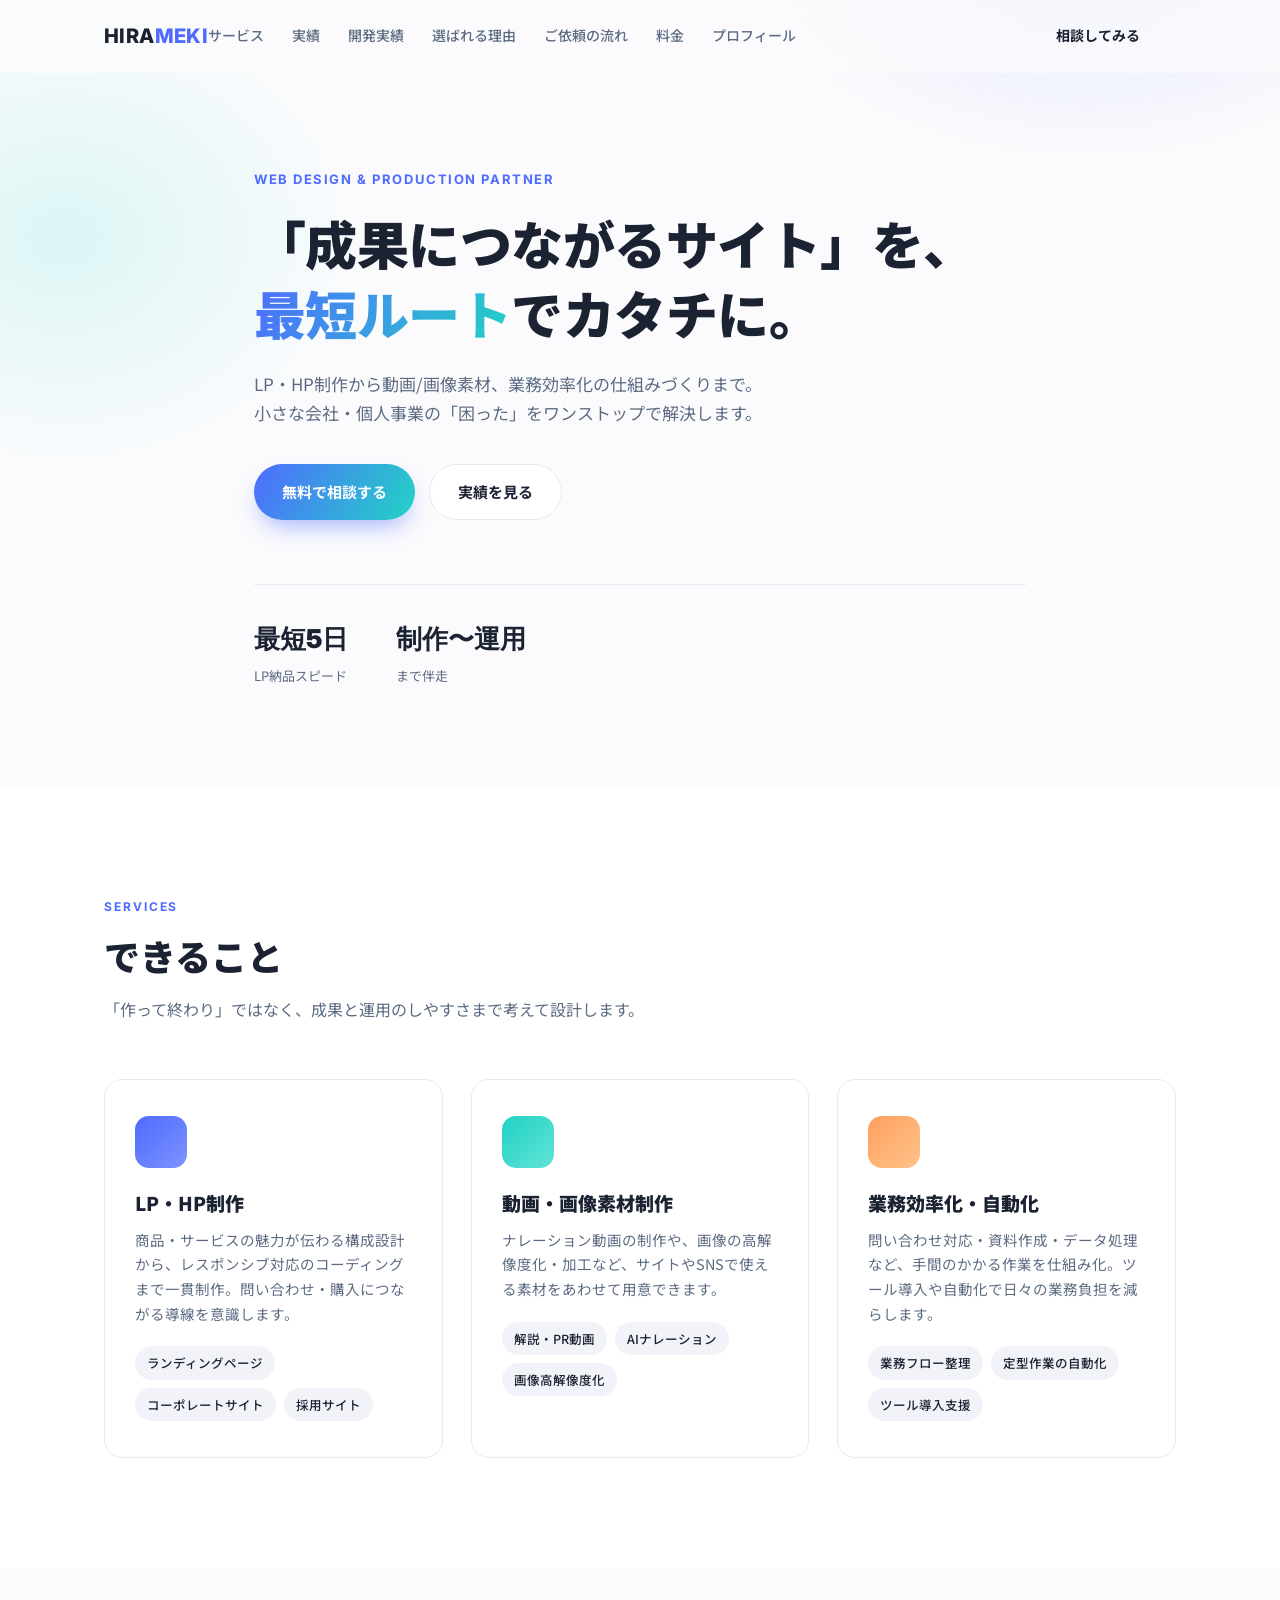
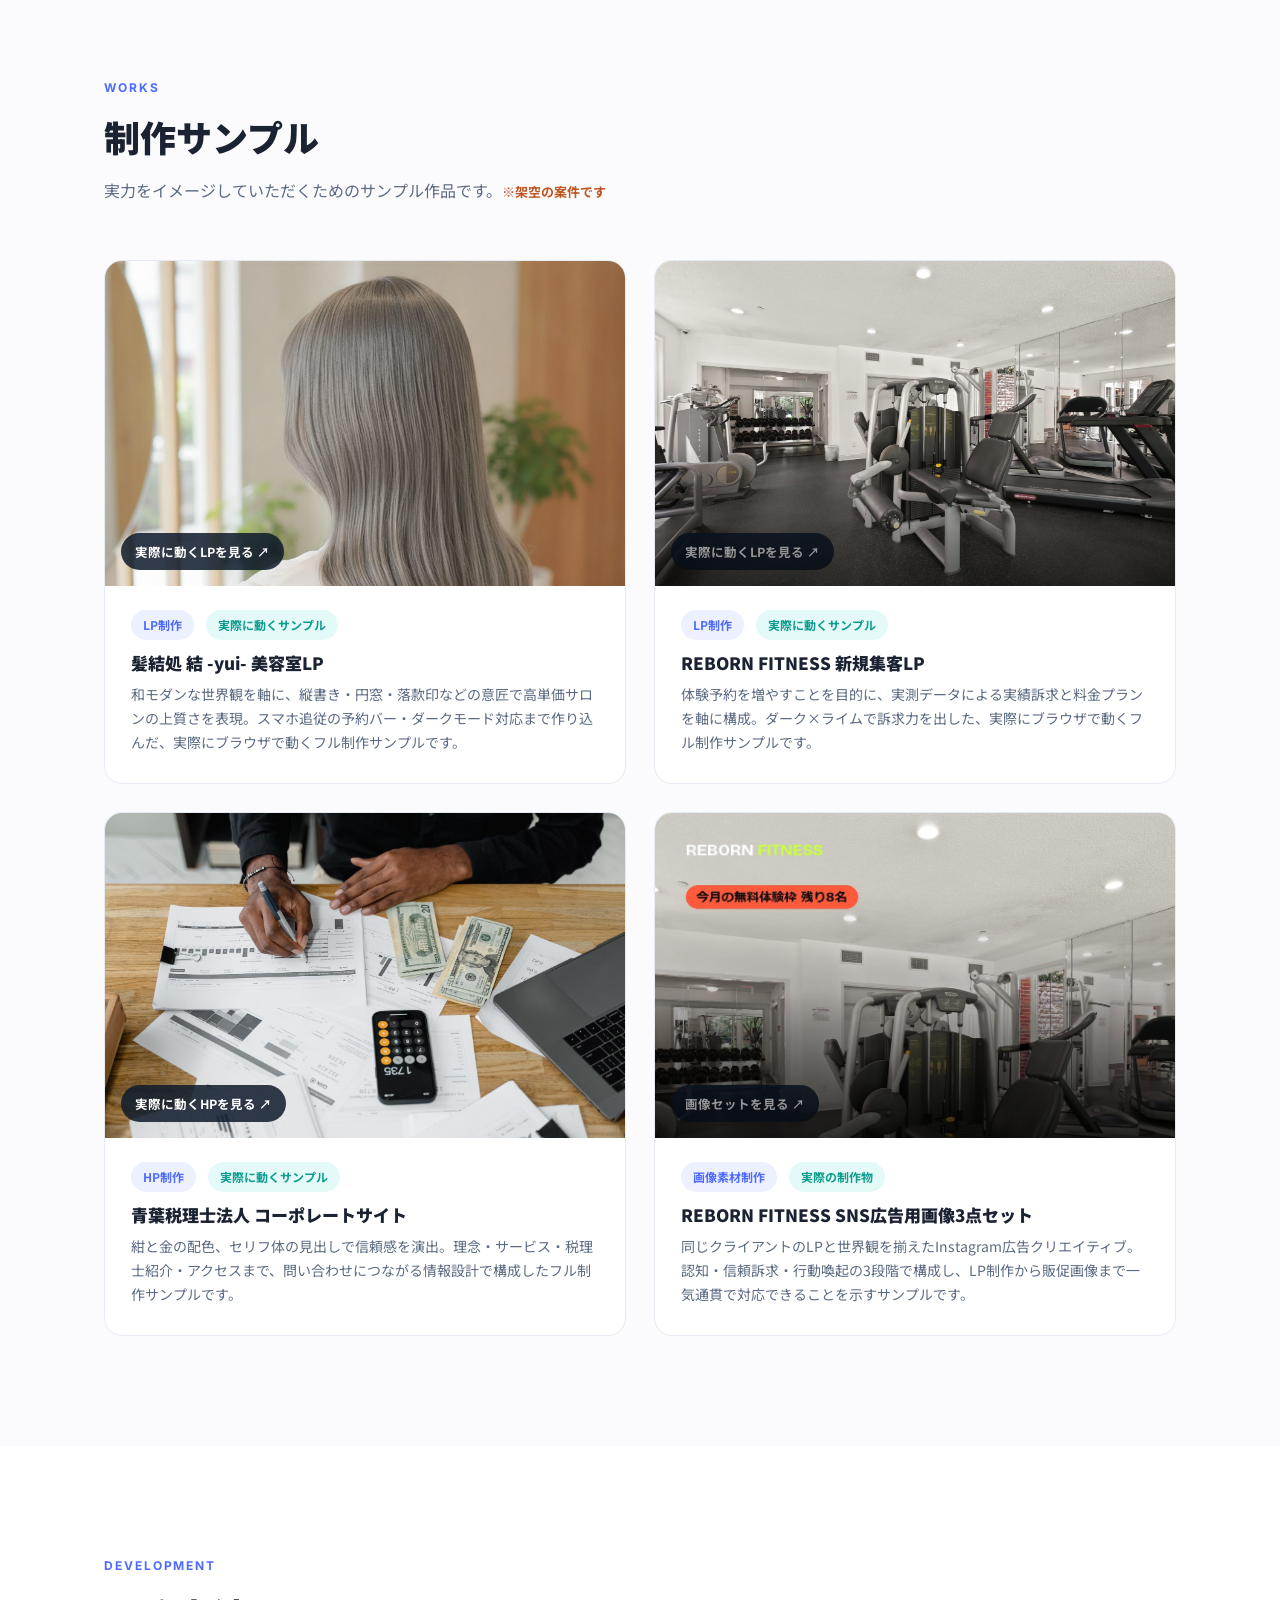
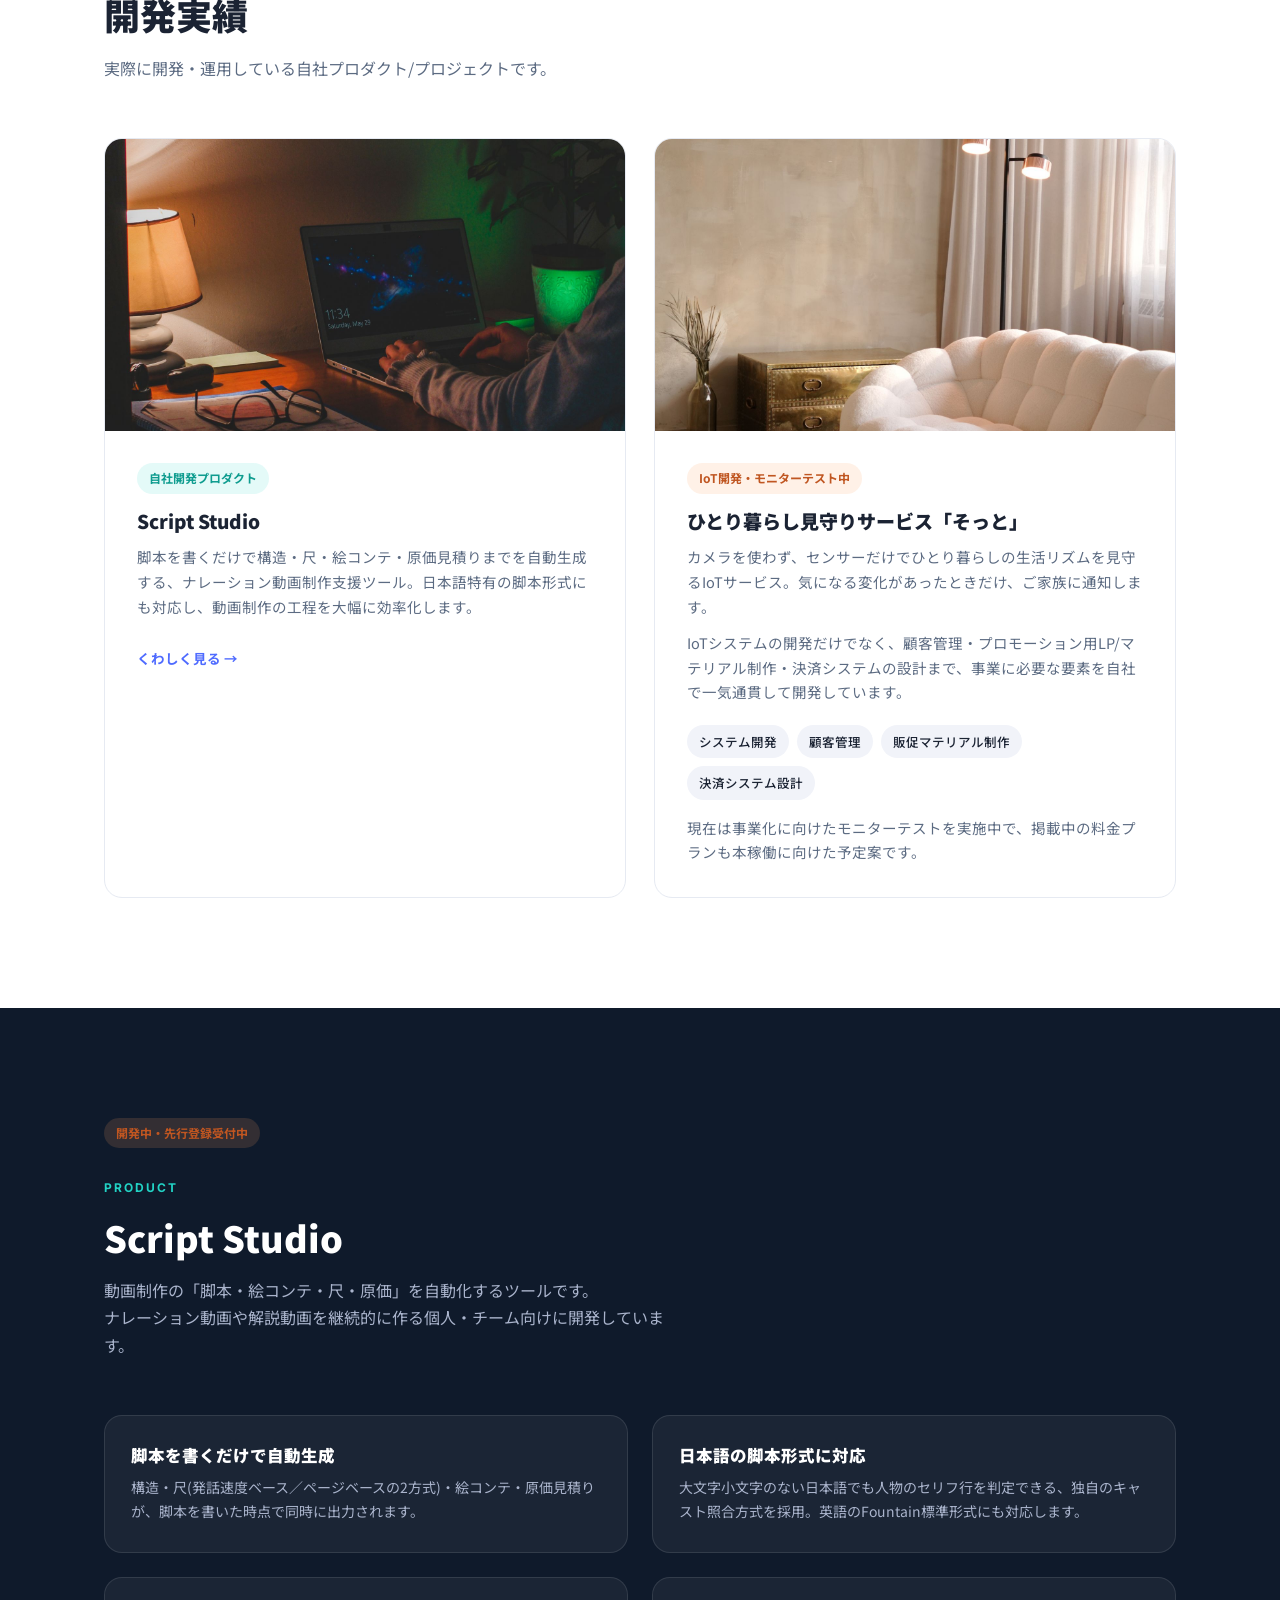
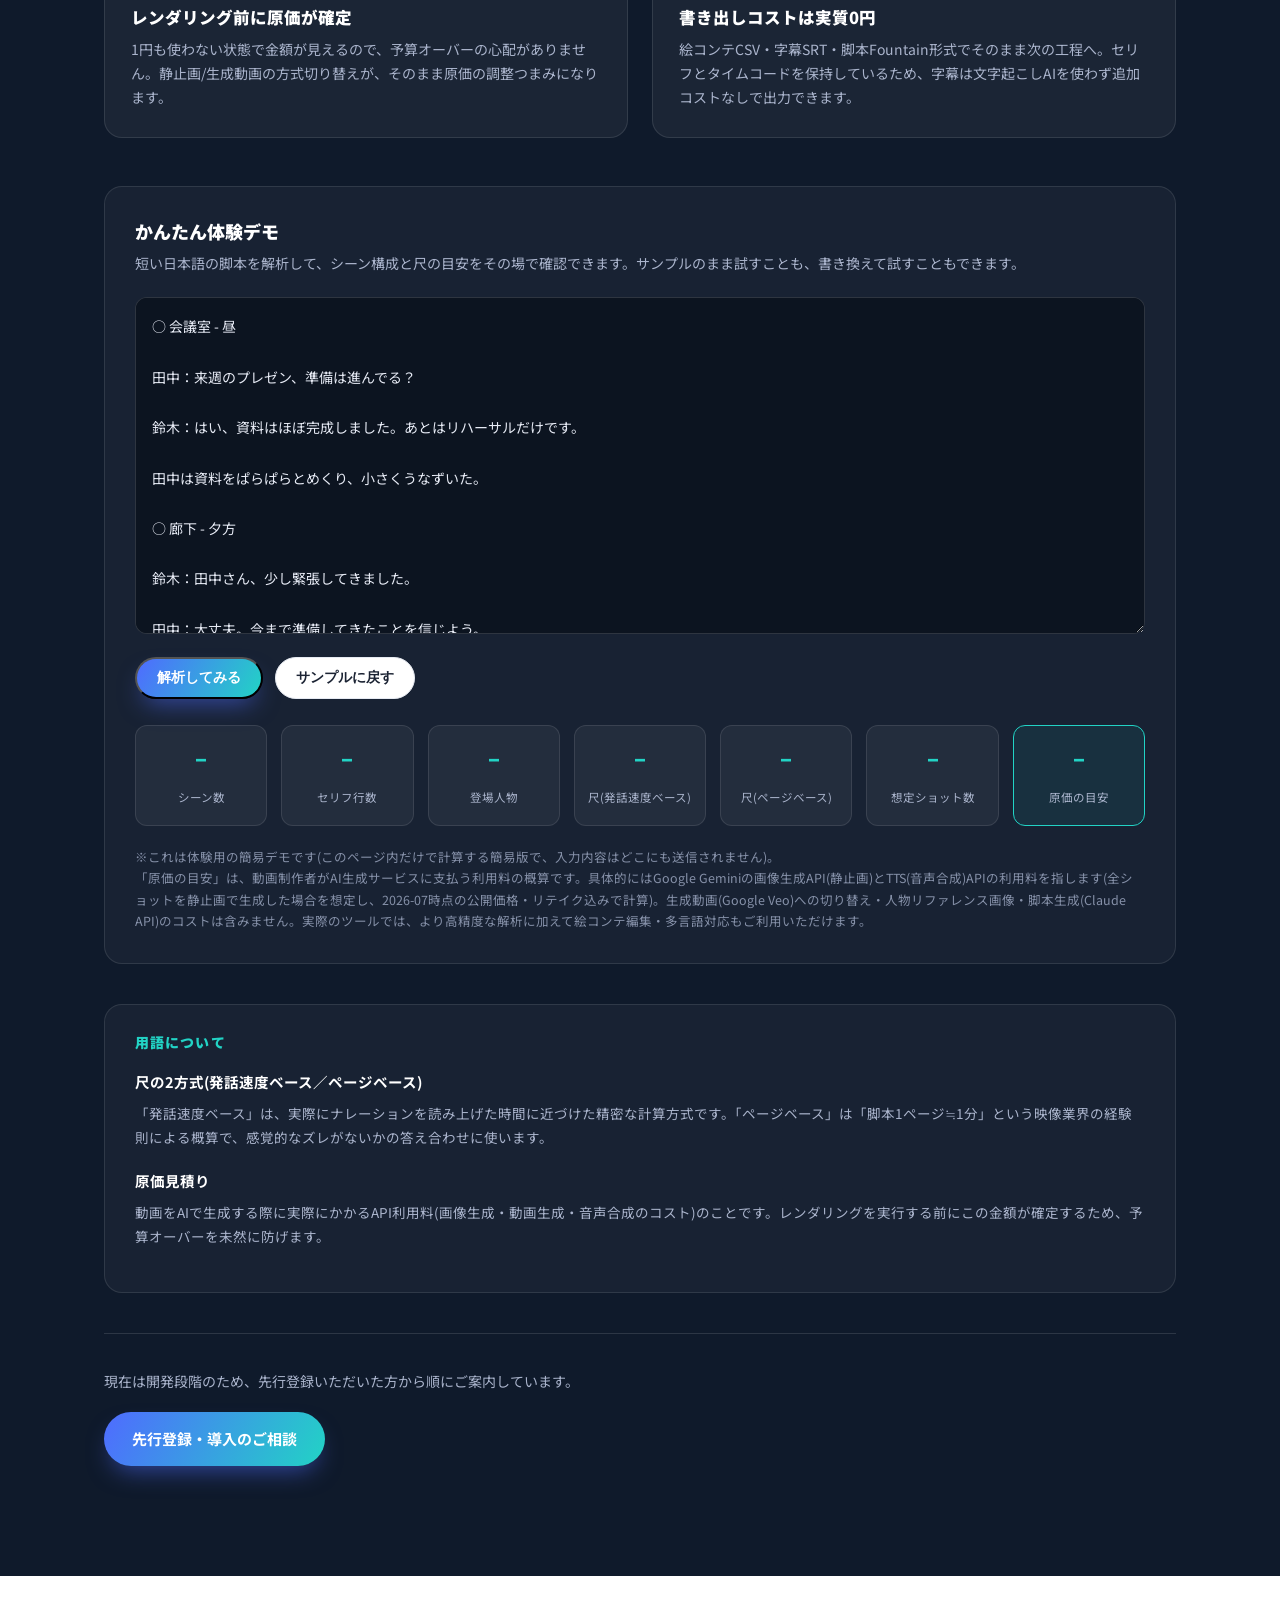
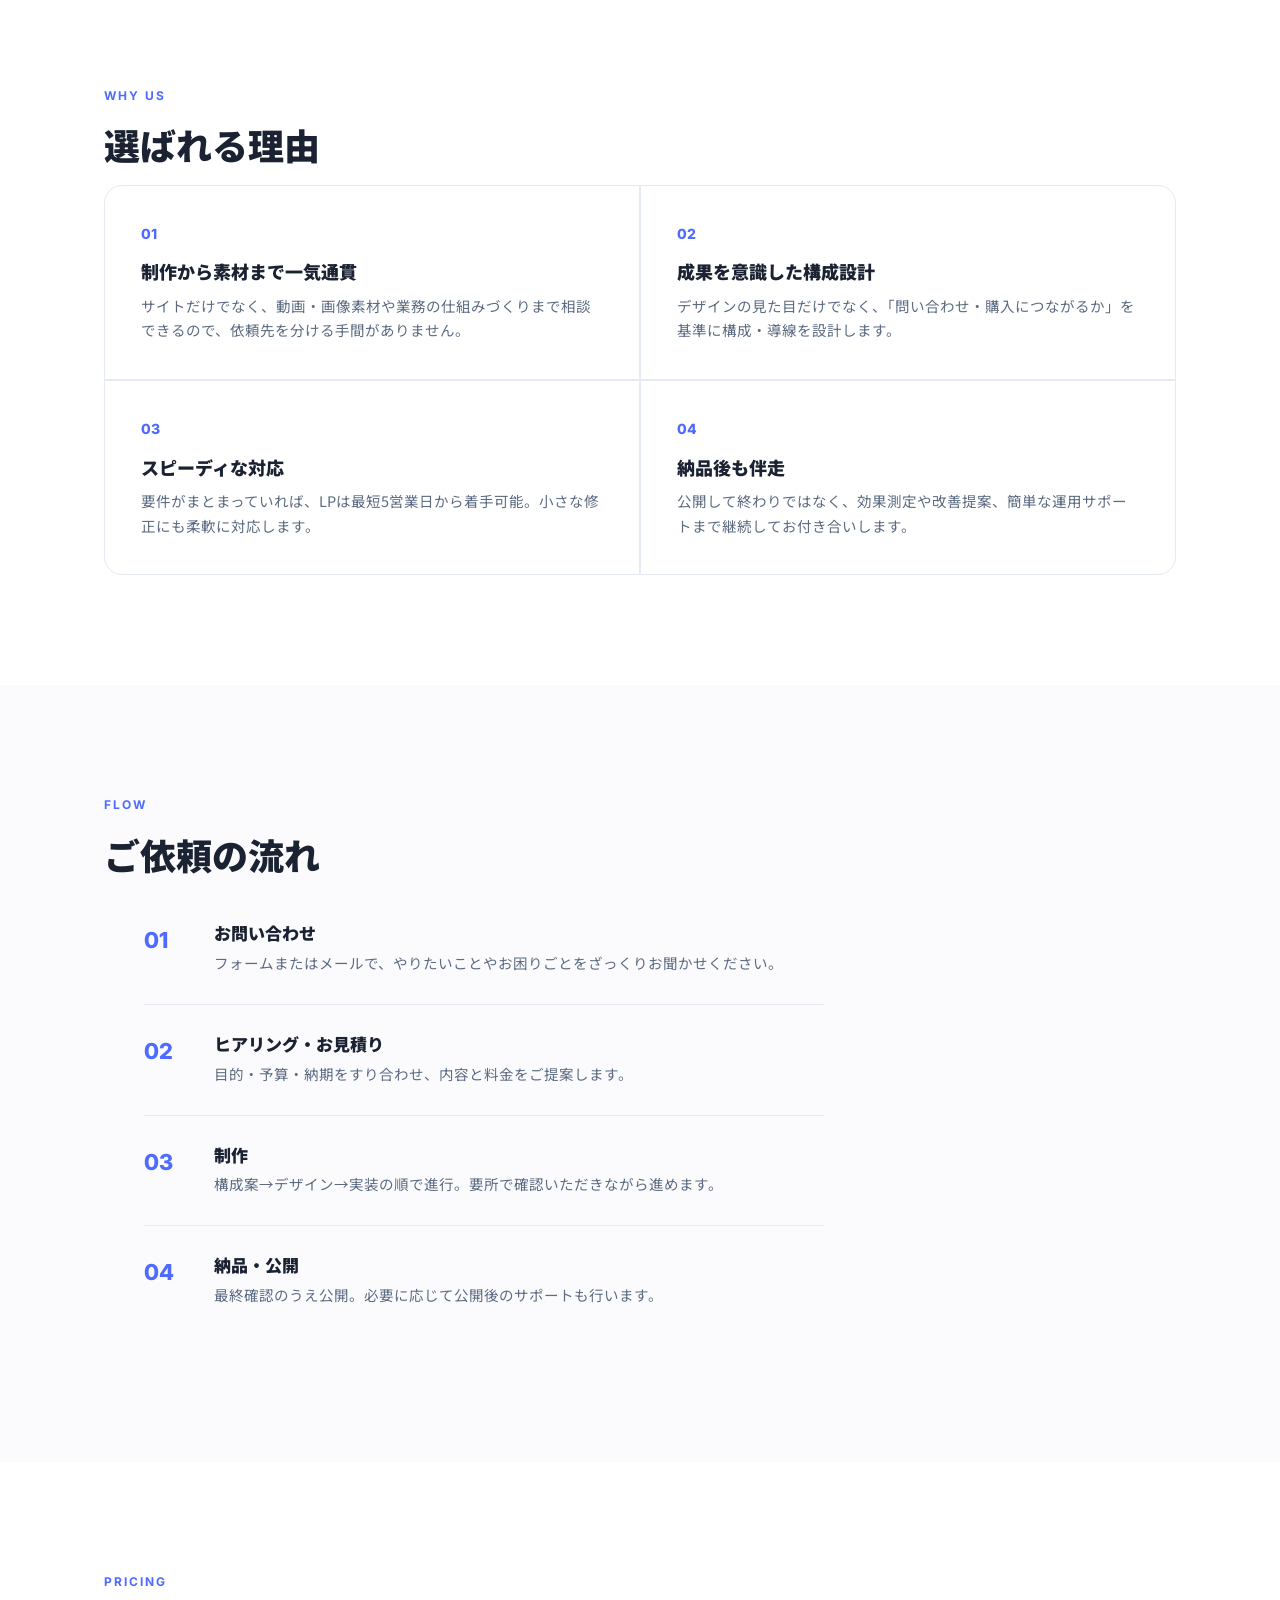
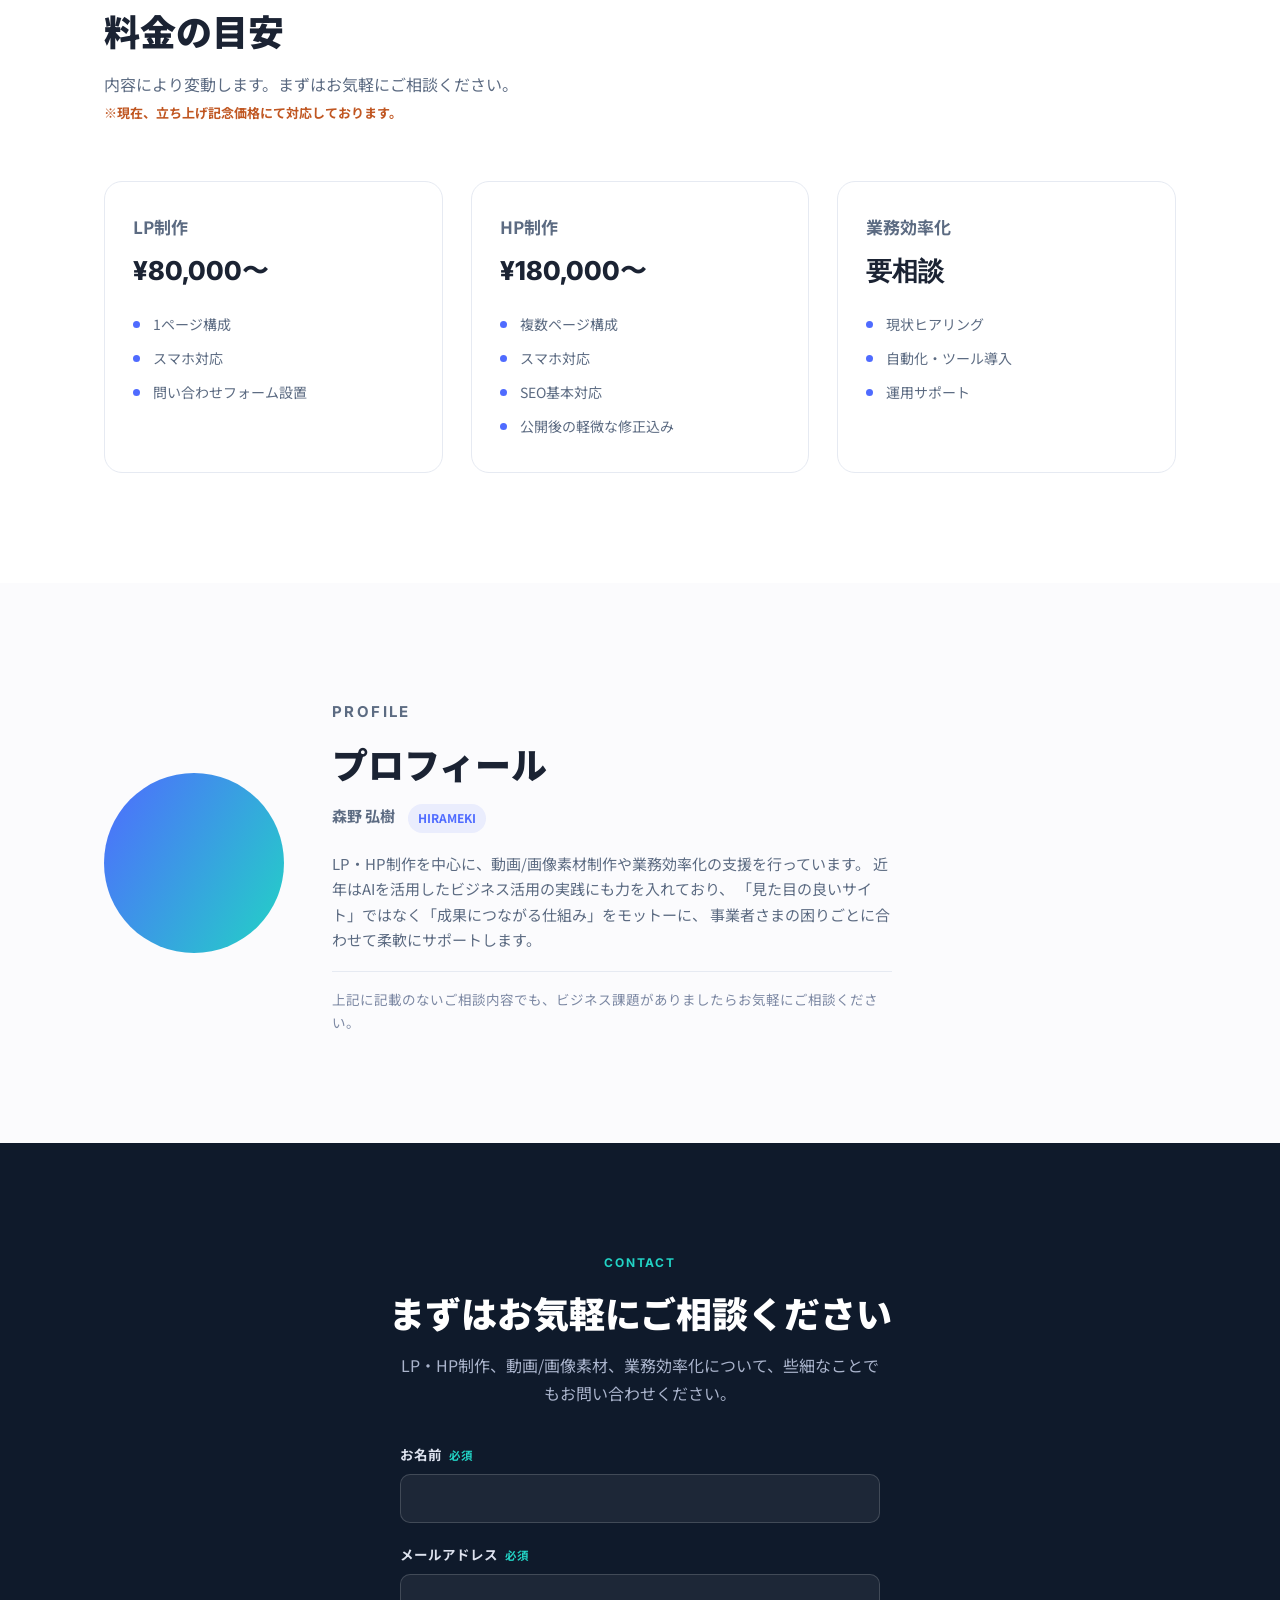
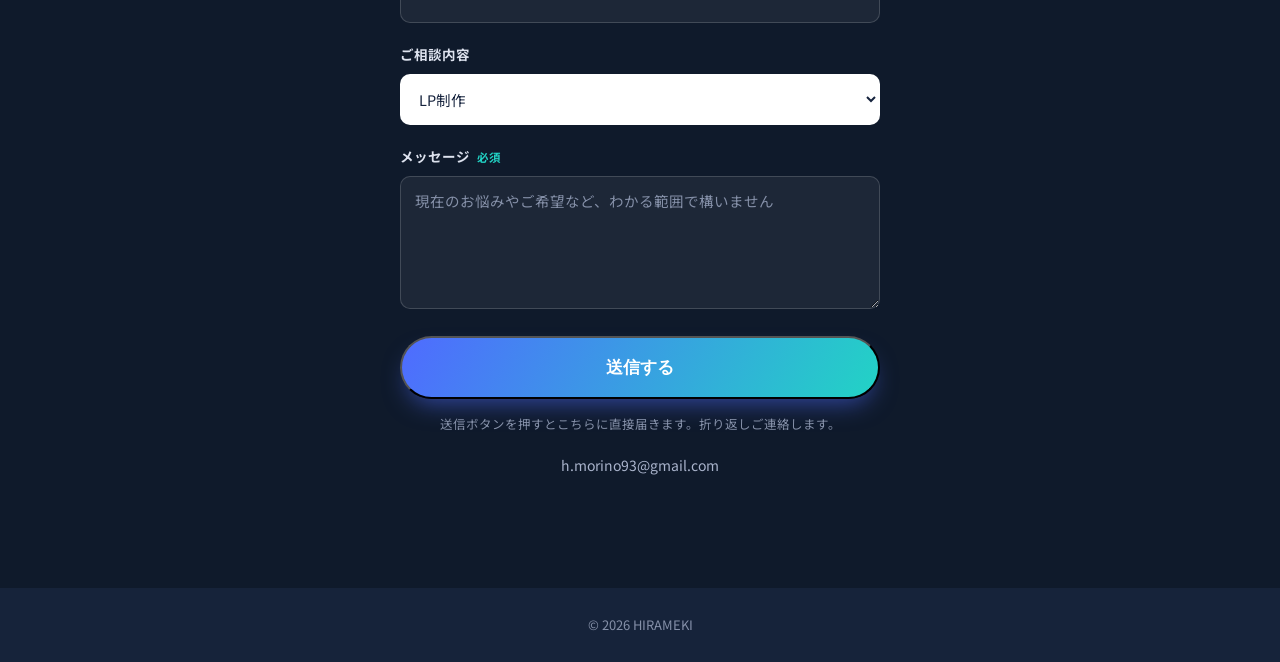
<file: index.html>
<!DOCTYPE html>
<html lang="ja">
<head>
<meta charset="UTF-8">
<meta name="viewport" content="width=device-width, initial-scale=1.0">
<title>HIRAMEKI | LP・HP制作 / 動画・画像素材 / 業務効率化</title>
<link rel="icon" type="image/svg+xml" href="favicon.svg">
<meta name="description" content="LP・HP制作、動画・画像素材制作、業務効率化(自動化)をワンストップでサポートします。">

<!-- OGP -->
<meta property="og:type" content="website">
<meta property="og:locale" content="ja_JP">
<meta property="og:url" content="https://hiroki93.github.io/hirameki-portfolio/">
<meta property="og:site_name" content="HIRAMEKI">
<meta property="og:title" content="HIRAMEKI | LP・HP制作 / 動画・画像素材 / 業務効率化">
<meta property="og:description" content="「成果につながるサイト」を、最短ルートでカタチに。LP・HP制作、動画・画像素材制作、業務効率化をワンストップでサポートします。">
<meta property="og:image" content="https://hiroki93.github.io/hirameki-portfolio/assets/og-image.jpg">
<meta property="og:image:width" content="1200">
<meta property="og:image:height" content="630">
<meta name="twitter:card" content="summary_large_image">
<meta name="twitter:title" content="HIRAMEKI | LP・HP制作 / 動画・画像素材 / 業務効率化">
<meta name="twitter:description" content="「成果につながるサイト」を、最短ルートでカタチに。LP・HP制作、動画・画像素材制作、業務効率化をワンストップでサポートします。">
<meta name="twitter:image" content="https://hiroki93.github.io/hirameki-portfolio/assets/og-image.jpg">

<link rel="preconnect" href="https://fonts.googleapis.com">
<link href="https://fonts.googleapis.com/css2?family=Noto+Sans+JP:wght@400;500;700;900&family=Inter:wght@400;600;800&display=swap" rel="stylesheet">
<link rel="stylesheet" href="style.css">
<script data-goatcounter="https://hirameki.goatcounter.com/count" async src="//gc.zgo.at/count.js"></script>
</head>
<body>

<header class="site-header" id="header">
  <div class="wrap header-inner">
    <a href="#top" class="logo">HIRA<span>MEKI</span></a>
    <nav class="nav" id="nav">
      <a href="#services">サービス</a>
      <a href="#works">実績</a>
      <a href="#dev">開発実績</a>
      <a href="#strengths">選ばれる理由</a>
      <a href="#flow">ご依頼の流れ</a>
      <a href="#pricing">料金</a>
      <a href="#profile">プロフィール</a>
    </nav>
    <a href="#contact" class="btn btn-small header-cta">相談してみる</a>
    <button class="nav-toggle" id="navToggle" aria-label="メニュー">
      <span></span><span></span><span></span>
    </button>
  </div>
</header>

<main id="top">

  <!-- HERO -->
  <section class="hero">
    <div class="hero-bg" aria-hidden="true"></div>
    <div class="wrap hero-inner">
      <p class="eyebrow reveal">Web Design & Production Partner</p>
      <h1 class="reveal">
        「成果につながるサイト」を、<br>
        <span class="grad-text">最短ルート</span>でカタチに。
      </h1>
      <p class="hero-lead reveal">
        LP・HP制作から動画/画像素材、業務効率化の仕組みづくりまで。<br class="pc-only">
        小さな会社・個人事業の「困った」をワンストップで解決します。
      </p>
      <div class="hero-actions reveal">
        <a href="#contact" class="btn btn-primary">無料で相談する</a>
        <a href="#works" class="btn btn-outline">実績を見る</a>
      </div>
      <ul class="hero-stats reveal">
        <li><strong>最短5日</strong><span>LP納品スピード</span></li>
        <li><strong>制作〜運用</strong><span>まで伴走</span></li>
      </ul>
    </div>
  </section>

  <!-- SERVICES -->
  <section class="services" id="services">
    <div class="wrap">
      <p class="section-eyebrow reveal">SERVICES</p>
      <h2 class="reveal">できること</h2>
      <p class="section-lead reveal">「作って終わり」ではなく、成果と運用のしやすさまで考えて設計します。</p>

      <div class="service-grid">
        <div class="service-card reveal">
          <div class="service-icon icon-lp" aria-hidden="true"></div>
          <h3>LP・HP制作</h3>
          <p>商品・サービスの魅力が伝わる構成設計から、レスポンシブ対応のコーディングまで一貫制作。問い合わせ・購入につながる導線を意識します。</p>
          <ul class="service-tags">
            <li>ランディングページ</li>
            <li>コーポレートサイト</li>
            <li>採用サイト</li>
          </ul>
        </div>

        <div class="service-card reveal">
          <div class="service-icon icon-media" aria-hidden="true"></div>
          <h3>動画・画像素材制作</h3>
          <p>ナレーション動画の制作や、画像の高解像度化・加工など、サイトやSNSで使える素材をあわせて用意できます。</p>
          <ul class="service-tags">
            <li>解説・PR動画</li>
            <li>AIナレーション</li>
            <li>画像高解像度化</li>
          </ul>
        </div>

        <div class="service-card reveal">
          <div class="service-icon icon-ops" aria-hidden="true"></div>
          <h3>業務効率化・自動化</h3>
          <p>問い合わせ対応・資料作成・データ処理など、手間のかかる作業を仕組み化。ツール導入や自動化で日々の業務負担を減らします。</p>
          <ul class="service-tags">
            <li>業務フロー整理</li>
            <li>定型作業の自動化</li>
            <li>ツール導入支援</li>
          </ul>
        </div>
      </div>
    </div>
  </section>

  <!-- WORKS -->
  <section class="works" id="works">
    <div class="wrap">
      <p class="section-eyebrow reveal">WORKS</p>
      <h2 class="reveal">制作サンプル</h2>
      <p class="section-lead reveal">
        実力をイメージしていただくためのサンプル作品です。<span class="note">※架空の案件です</span>
      </p>

      <div class="work-grid">

        <article class="work-card work-card-real reveal">
          <a href="samples/yui-salon-lp.html" target="_blank" rel="noopener" class="work-thumb" style="background-image:url('assets/yui-salon-hero.jpg')">
            <span class="work-thumb-badge">実際に動くLPを見る ↗</span>
          </a>
          <div class="work-info">
            <span class="work-tag">LP制作</span>
            <span class="work-tag work-tag-live">実際に動くサンプル</span>
            <h3>髪結処 結 -yui- 美容室LP</h3>
            <p>和モダンな世界観を軸に、縦書き・円窓・落款印などの意匠で高単価サロンの上質さを表現。スマホ追従の予約バー・ダークモード対応まで作り込んだ、実際にブラウザで動くフル制作サンプルです。</p>
          </div>
        </article>

        <article class="work-card work-card-real reveal">
          <a href="samples/reborn-gym-lp.html" target="_blank" rel="noopener" class="work-thumb work-thumb-dark" style="background-image:url('assets/gym/hero.jpg')" aria-label="REBORN FITNESSのLPを見る">
            <span class="work-thumb-badge">実際に動くLPを見る ↗</span>
          </a>
          <div class="work-info">
            <span class="work-tag">LP制作</span>
            <span class="work-tag work-tag-live">実際に動くサンプル</span>
            <h3>REBORN FITNESS 新規集客LP</h3>
            <p>体験予約を増やすことを目的に、実測データによる実績訴求と料金プランを軸に構成。ダーク×ライムで訴求力を出した、実際にブラウザで動くフル制作サンプルです。</p>
          </div>
        </article>

        <article class="work-card work-card-real reveal">
          <a href="samples/aoba-tax-hp.html" target="_blank" rel="noopener" class="work-thumb" style="background-image:url('assets/tax/hero.jpg')" aria-label="青葉税理士法人のコーポレートサイトを見る">
            <span class="work-thumb-badge">実際に動くHPを見る ↗</span>
          </a>
          <div class="work-info">
            <span class="work-tag">HP制作</span>
            <span class="work-tag work-tag-live">実際に動くサンプル</span>
            <h3>青葉税理士法人 コーポレートサイト</h3>
            <p>紺と金の配色、セリフ体の見出しで信頼感を演出。理念・サービス・税理士紹介・アクセスまで、問い合わせにつながる情報設計で構成したフル制作サンプルです。</p>
          </div>
        </article>

        <article class="work-card work-card-real reveal">
          <a href="samples/reborn-social-ads.html" target="_blank" rel="noopener" class="work-thumb work-thumb-dark" style="background-image:url('assets/social/reborn-ad-01.jpg')" aria-label="REBORN FITNESSのSNS広告画像セットを見る">
            <span class="work-thumb-badge">画像セットを見る ↗</span>
          </a>
          <div class="work-info">
            <span class="work-tag">画像素材制作</span>
            <span class="work-tag work-tag-live">実際の制作物</span>
            <h3>REBORN FITNESS SNS広告用画像3点セット</h3>
            <p>同じクライアントのLPと世界観を揃えたInstagram広告クリエイティブ。認知・信頼訴求・行動喚起の3段階で構成し、LP制作から販促画像まで一気通貫で対応できることを示すサンプルです。</p>
          </div>
        </article>

      </div>
    </div>
  </section>

  <!-- DEVELOPMENT ACHIEVEMENTS -->
  <section class="dev" id="dev">
    <div class="wrap">
      <p class="section-eyebrow reveal">DEVELOPMENT</p>
      <h2 class="reveal">開発実績</h2>
      <p class="section-lead reveal">実際に開発・運用している自社プロダクト/プロジェクトです。</p>

      <div class="dev-grid">
        <article class="dev-card reveal">
          <div class="dev-thumb" style="background-image:url('assets/dev/script-studio.jpg')" aria-hidden="true"></div>
          <div class="dev-card-body">
            <span class="status-badge status-live">自社開発プロダクト</span>
            <h3>Script Studio</h3>
            <p>脚本を書くだけで構造・尺・絵コンテ・原価見積りまでを自動生成する、ナレーション動画制作支援ツール。日本語特有の脚本形式にも対応し、動画制作の工程を大幅に効率化します。</p>
            <a href="#script-studio" class="dev-link">くわしく見る →</a>
          </div>
        </article>

        <article class="dev-card reveal">
          <div class="dev-thumb" style="background-image:url('assets/dev/sotto.jpg')" aria-hidden="true"></div>
          <div class="dev-card-body">
            <span class="status-badge status-testing">IoT開発・モニターテスト中</span>
            <h3>ひとり暮らし見守りサービス「そっと」</h3>
            <p>カメラを使わず、センサーだけでひとり暮らしの生活リズムを見守るIoTサービス。気になる変化があったときだけ、ご家族に通知します。</p>
            <p>IoTシステムの開発だけでなく、顧客管理・プロモーション用LP/マテリアル制作・決済システムの設計まで、事業に必要な要素を自社で一気通貫して開発しています。</p>
            <ul class="service-tags">
              <li>システム開発</li>
              <li>顧客管理</li>
              <li>販促マテリアル制作</li>
              <li>決済システム設計</li>
            </ul>
            <p class="dev-note">現在は事業化に向けたモニターテストを実施中で、掲載中の料金プランも本稼働に向けた予定案です。</p>
          </div>
        </article>
      </div>
    </div>
  </section>

  <!-- SCRIPT STUDIO PRODUCT -->
  <section class="product" id="script-studio">
    <div class="wrap">
      <div class="product-head reveal">
        <span class="status-badge status-testing">開発中・先行登録受付中</span>
        <p class="section-eyebrow">PRODUCT</p>
        <h2>Script Studio</h2>
        <p class="section-lead">
          動画制作の「脚本・絵コンテ・尺・原価」を自動化するツールです。<br>
          ナレーション動画や解説動画を継続的に作る個人・チーム向けに開発しています。
        </p>
      </div>

      <div class="product-grid">
        <div class="product-feature reveal">
          <h3>脚本を書くだけで自動生成</h3>
          <p>構造・尺(発話速度ベース／ページベースの2方式)・絵コンテ・原価見積りが、脚本を書いた時点で同時に出力されます。</p>
        </div>
        <div class="product-feature reveal">
          <h3>日本語の脚本形式に対応</h3>
          <p>大文字小文字のない日本語でも人物のセリフ行を判定できる、独自のキャスト照合方式を採用。英語のFountain標準形式にも対応します。</p>
        </div>
        <div class="product-feature reveal">
          <h3>レンダリング前に原価が確定</h3>
          <p>1円も使わない状態で金額が見えるので、予算オーバーの心配がありません。静止画/生成動画の方式切り替えが、そのまま原価の調整つまみになります。</p>
        </div>
        <div class="product-feature reveal">
          <h3>書き出しコストは実質0円</h3>
          <p>絵コンテCSV・字幕SRT・脚本Fountain形式でそのまま次の工程へ。セリフとタイムコードを保持しているため、字幕は文字起こしAIを使わず追加コストなしで出力できます。</p>
        </div>
      </div>

      <div class="demo reveal" id="script-studio-demo">
        <div class="demo-head">
          <h3>かんたん体験デモ</h3>
          <p>短い日本語の脚本を解析して、シーン構成と尺の目安をその場で確認できます。サンプルのまま試すことも、書き換えて試すこともできます。</p>
        </div>
        <div class="demo-body">
          <textarea id="demoScript" class="demo-input" rows="12">○ 会議室 - 昼

田中：来週のプレゼン、準備は進んでる？

鈴木：はい、資料はほぼ完成しました。あとはリハーサルだけです。

田中は資料をぱらぱらとめくり、小さくうなずいた。

○ 廊下 - 夕方

鈴木：田中さん、少し緊張してきました。

田中：大丈夫。今まで準備してきたことを信じよう。</textarea>
          <div class="demo-actions">
            <button type="button" id="demoRun" class="btn btn-primary btn-small">解析してみる</button>
            <button type="button" id="demoReset" class="btn btn-outline btn-small">サンプルに戻す</button>
          </div>
          <div class="demo-result" id="demoResult" hidden>
            <div class="demo-stat"><span class="demo-stat-num" id="statScenes">–</span><span>シーン数</span></div>
            <div class="demo-stat"><span class="demo-stat-num" id="statLines">–</span><span>セリフ行数</span></div>
            <div class="demo-stat"><span class="demo-stat-num" id="statCast">–</span><span>登場人物</span></div>
            <div class="demo-stat"><span class="demo-stat-num" id="statSpeech">–</span><span>尺(発話速度ベース)</span></div>
            <div class="demo-stat"><span class="demo-stat-num" id="statPage">–</span><span>尺(ページベース)</span></div>
            <div class="demo-stat"><span class="demo-stat-num" id="statShots">–</span><span>想定ショット数</span></div>
            <div class="demo-stat demo-stat-cost"><span class="demo-stat-num" id="statCost">–</span><span>原価の目安</span></div>
          </div>
          <p class="demo-disclaimer">
            ※これは体験用の簡易デモです(このページ内だけで計算する簡易版で、入力内容はどこにも送信されません)。<br>
            「原価の目安」は、動画制作者がAI生成サービスに支払う利用料の概算です。具体的にはGoogle Geminiの画像生成API(静止画)とTTS(音声合成)APIの利用料を指します(全ショットを静止画で生成した場合を想定し、2026-07時点の公開価格・リテイク込みで計算)。生成動画(Google Veo)への切り替え・人物リファレンス画像・脚本生成(Claude API)のコストは含みません。実際のツールでは、より高精度な解析に加えて絵コンテ編集・多言語対応もご利用いただけます。
          </p>
        </div>
      </div>

      <div class="product-note reveal">
        <h3>用語について</h3>
        <dl>
          <dt>尺の2方式(発話速度ベース／ページベース)</dt>
          <dd>「発話速度ベース」は、実際にナレーションを読み上げた時間に近づけた精密な計算方式です。「ページベース」は「脚本1ページ≒1分」という映像業界の経験則による概算で、感覚的なズレがないかの答え合わせに使います。</dd>
          <dt>原価見積り</dt>
          <dd>動画をAIで生成する際に実際にかかるAPI利用料(画像生成・動画生成・音声合成のコスト)のことです。レンダリングを実行する前にこの金額が確定するため、予算オーバーを未然に防げます。</dd>
        </dl>
      </div>

      <div class="product-cta reveal">
        <p>現在は開発段階のため、先行登録いただいた方から順にご案内しています。</p>
        <a href="mailto:h.morino93@gmail.com?subject=Script%20Studio%20%E5%85%88%E8%A1%8C%E7%99%BB%E9%8C%B2%E3%81%AE%E3%81%94%E7%9B%B8%E8%AB%87" class="btn btn-primary">
          先行登録・導入のご相談
        </a>
      </div>
    </div>
  </section>

  <!-- STRENGTHS -->
  <section class="strengths" id="strengths">
    <div class="wrap">
      <p class="section-eyebrow reveal">WHY US</p>
      <h2 class="reveal">選ばれる理由</h2>

      <div class="strength-grid">
        <div class="strength-card reveal">
          <span class="strength-num">01</span>
          <h3>制作から素材まで一気通貫</h3>
          <p>サイトだけでなく、動画・画像素材や業務の仕組みづくりまで相談できるので、依頼先を分ける手間がありません。</p>
        </div>
        <div class="strength-card reveal">
          <span class="strength-num">02</span>
          <h3>成果を意識した構成設計</h3>
          <p>デザインの見た目だけでなく、「問い合わせ・購入につながるか」を基準に構成・導線を設計します。</p>
        </div>
        <div class="strength-card reveal">
          <span class="strength-num">03</span>
          <h3>スピーディな対応</h3>
          <p>要件がまとまっていれば、LPは最短5営業日から着手可能。小さな修正にも柔軟に対応します。</p>
        </div>
        <div class="strength-card reveal">
          <span class="strength-num">04</span>
          <h3>納品後も伴走</h3>
          <p>公開して終わりではなく、効果測定や改善提案、簡単な運用サポートまで継続してお付き合いします。</p>
        </div>
      </div>
    </div>
  </section>

  <!-- FLOW -->
  <section class="flow" id="flow">
    <div class="wrap">
      <p class="section-eyebrow reveal">FLOW</p>
      <h2 class="reveal">ご依頼の流れ</h2>

      <ol class="flow-list">
        <li class="reveal">
          <span class="flow-step">01</span>
          <div>
            <h3>お問い合わせ</h3>
            <p>フォームまたはメールで、やりたいことやお困りごとをざっくりお聞かせください。</p>
          </div>
        </li>
        <li class="reveal">
          <span class="flow-step">02</span>
          <div>
            <h3>ヒアリング・お見積り</h3>
            <p>目的・予算・納期をすり合わせ、内容と料金をご提案します。</p>
          </div>
        </li>
        <li class="reveal">
          <span class="flow-step">03</span>
          <div>
            <h3>制作</h3>
            <p>構成案→デザイン→実装の順で進行。要所で確認いただきながら進めます。</p>
          </div>
        </li>
        <li class="reveal">
          <span class="flow-step">04</span>
          <div>
            <h3>納品・公開</h3>
            <p>最終確認のうえ公開。必要に応じて公開後のサポートも行います。</p>
          </div>
        </li>
      </ol>
    </div>
  </section>

  <!-- PRICING -->
  <section class="pricing" id="pricing">
    <div class="wrap">
      <p class="section-eyebrow reveal">PRICING</p>
      <h2 class="reveal">料金の目安</h2>
      <p class="section-lead reveal">内容により変動します。まずはお気軽にご相談ください。<br><span class="note">※現在、立ち上げ記念価格にて対応しております。</span></p>

      <div class="price-grid">
        <div class="price-card reveal">
          <h3>LP制作</h3>
          <p class="price">¥80,000〜</p>
          <ul>
            <li>1ページ構成</li>
            <li>スマホ対応</li>
            <li>問い合わせフォーム設置</li>
          </ul>
        </div>
        <div class="price-card reveal">
          <h3>HP制作</h3>
          <p class="price">¥180,000〜</p>
          <ul>
            <li>複数ページ構成</li>
            <li>スマホ対応</li>
            <li>SEO基本対応</li>
            <li>公開後の軽微な修正込み</li>
          </ul>
        </div>
        <div class="price-card reveal">
          <h3>業務効率化</h3>
          <p class="price">要相談</p>
          <ul>
            <li>現状ヒアリング</li>
            <li>自動化・ツール導入</li>
            <li>運用サポート</li>
          </ul>
        </div>
      </div>
    </div>
  </section>

  <!-- PROFILE -->
  <section class="profile" id="profile">
    <div class="wrap profile-inner">
      <div class="profile-photo reveal" aria-hidden="true"></div>
      <div class="profile-text reveal">
        <p class="section-eyebrow">PROFILE</p>
        <h2>プロフィール</h2>
        <p class="profile-name">森野 弘樹 <span>HIRAMEKI</span></p>
        <p>
          LP・HP制作を中心に、動画/画像素材制作や業務効率化の支援を行っています。
          近年はAIを活用したビジネス活用の実践にも力を入れており、
          「見た目の良いサイト」ではなく「成果につながる仕組み」をモットーに、
          事業者さまの困りごとに合わせて柔軟にサポートします。
        </p>
        <p class="profile-note">上記に記載のないご相談内容でも、ビジネス課題がありましたらお気軽にご相談ください。</p>
      </div>
    </div>
  </section>

  <!-- CONTACT -->
  <section class="contact" id="contact">
    <div class="wrap contact-inner">
      <p class="section-eyebrow reveal light">CONTACT</p>
      <h2 class="reveal light">まずはお気軽にご相談ください</h2>
      <p class="reveal light contact-lead">LP・HP制作、動画/画像素材、業務効率化について、些細なことでもお問い合わせください。</p>

      <form class="contact-form reveal" id="contactForm">
        <input type="hidden" name="access_key" value="786aaac8-8c21-4b56-9b35-447ce0ef0fb3">
        <input type="hidden" name="subject" value="【HIRAMEKI】ポートフォリオサイトからのお問い合わせ">
        <input type="checkbox" name="botcheck" class="botcheck" tabindex="-1" autocomplete="off">

        <div class="form-row">
          <label for="cfName">お名前 <span class="req">必須</span></label>
          <input type="text" id="cfName" name="name" required autocomplete="name">
        </div>
        <div class="form-row">
          <label for="cfEmail">メールアドレス <span class="req">必須</span></label>
          <input type="email" id="cfEmail" name="email" required autocomplete="email">
        </div>
        <div class="form-row">
          <label for="cfService">ご相談内容</label>
          <select id="cfService" name="service">
            <option value="LP制作">LP制作</option>
            <option value="HP制作">HP制作</option>
            <option value="動画・画像素材制作">動画・画像素材制作</option>
            <option value="業務効率化">業務効率化</option>
            <option value="その他・まだ決まっていない">その他・まだ決まっていない</option>
          </select>
        </div>
        <div class="form-row">
          <label for="cfMessage">メッセージ <span class="req">必須</span></label>
          <textarea id="cfMessage" name="message" rows="5" required placeholder="現在のお悩みやご希望など、わかる範囲で構いません"></textarea>
        </div>
        <button type="submit" class="btn btn-primary btn-large" id="cfSubmit">
          送信する
        </button>
        <p class="form-note" id="cfNote">送信ボタンを押すとこちらに直接届きます。折り返しご連絡します。</p>
      </form>

      <p class="contact-mail reveal">h.morino93@gmail.com</p>
    </div>
  </section>

</main>

<footer class="site-footer">
  <div class="wrap footer-inner">
    <span>© 2026 HIRAMEKI</span>
  </div>
</footer>

<script src="script.js"></script>
</body>
</html>
</file>
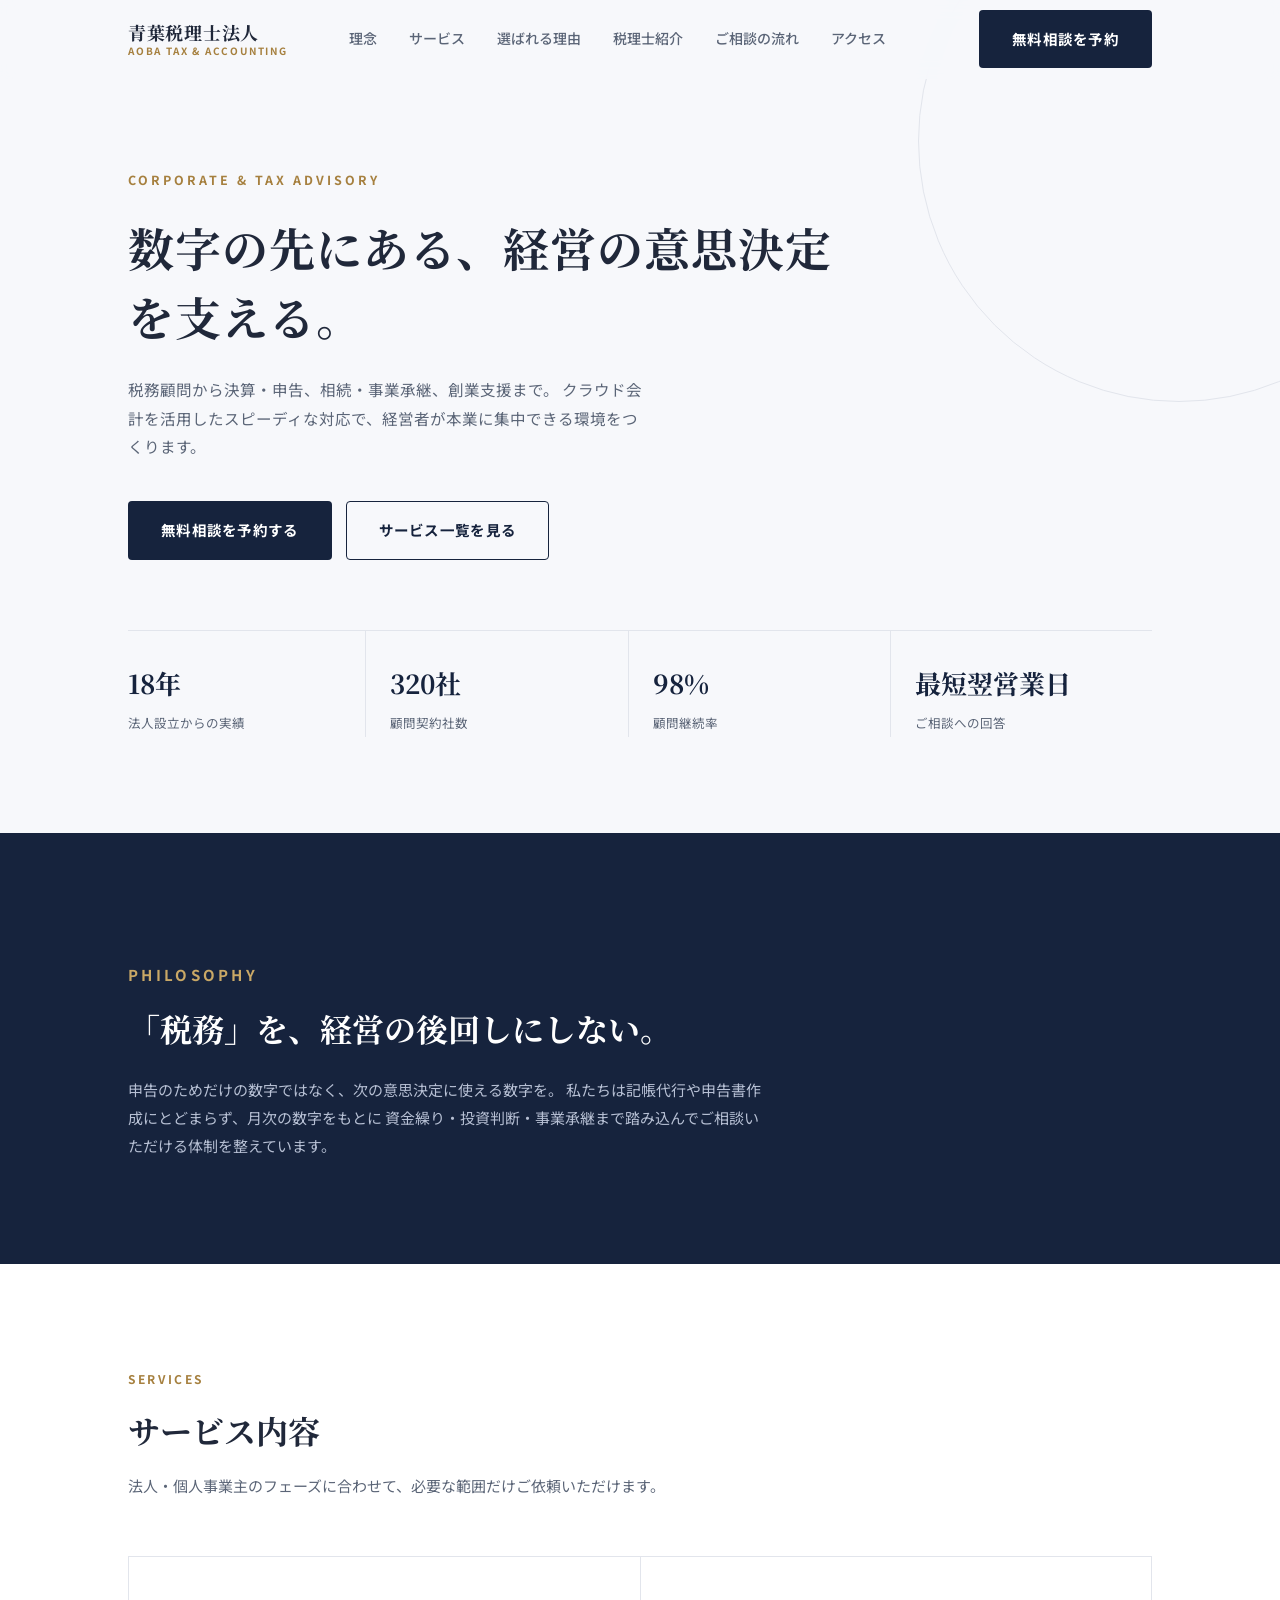
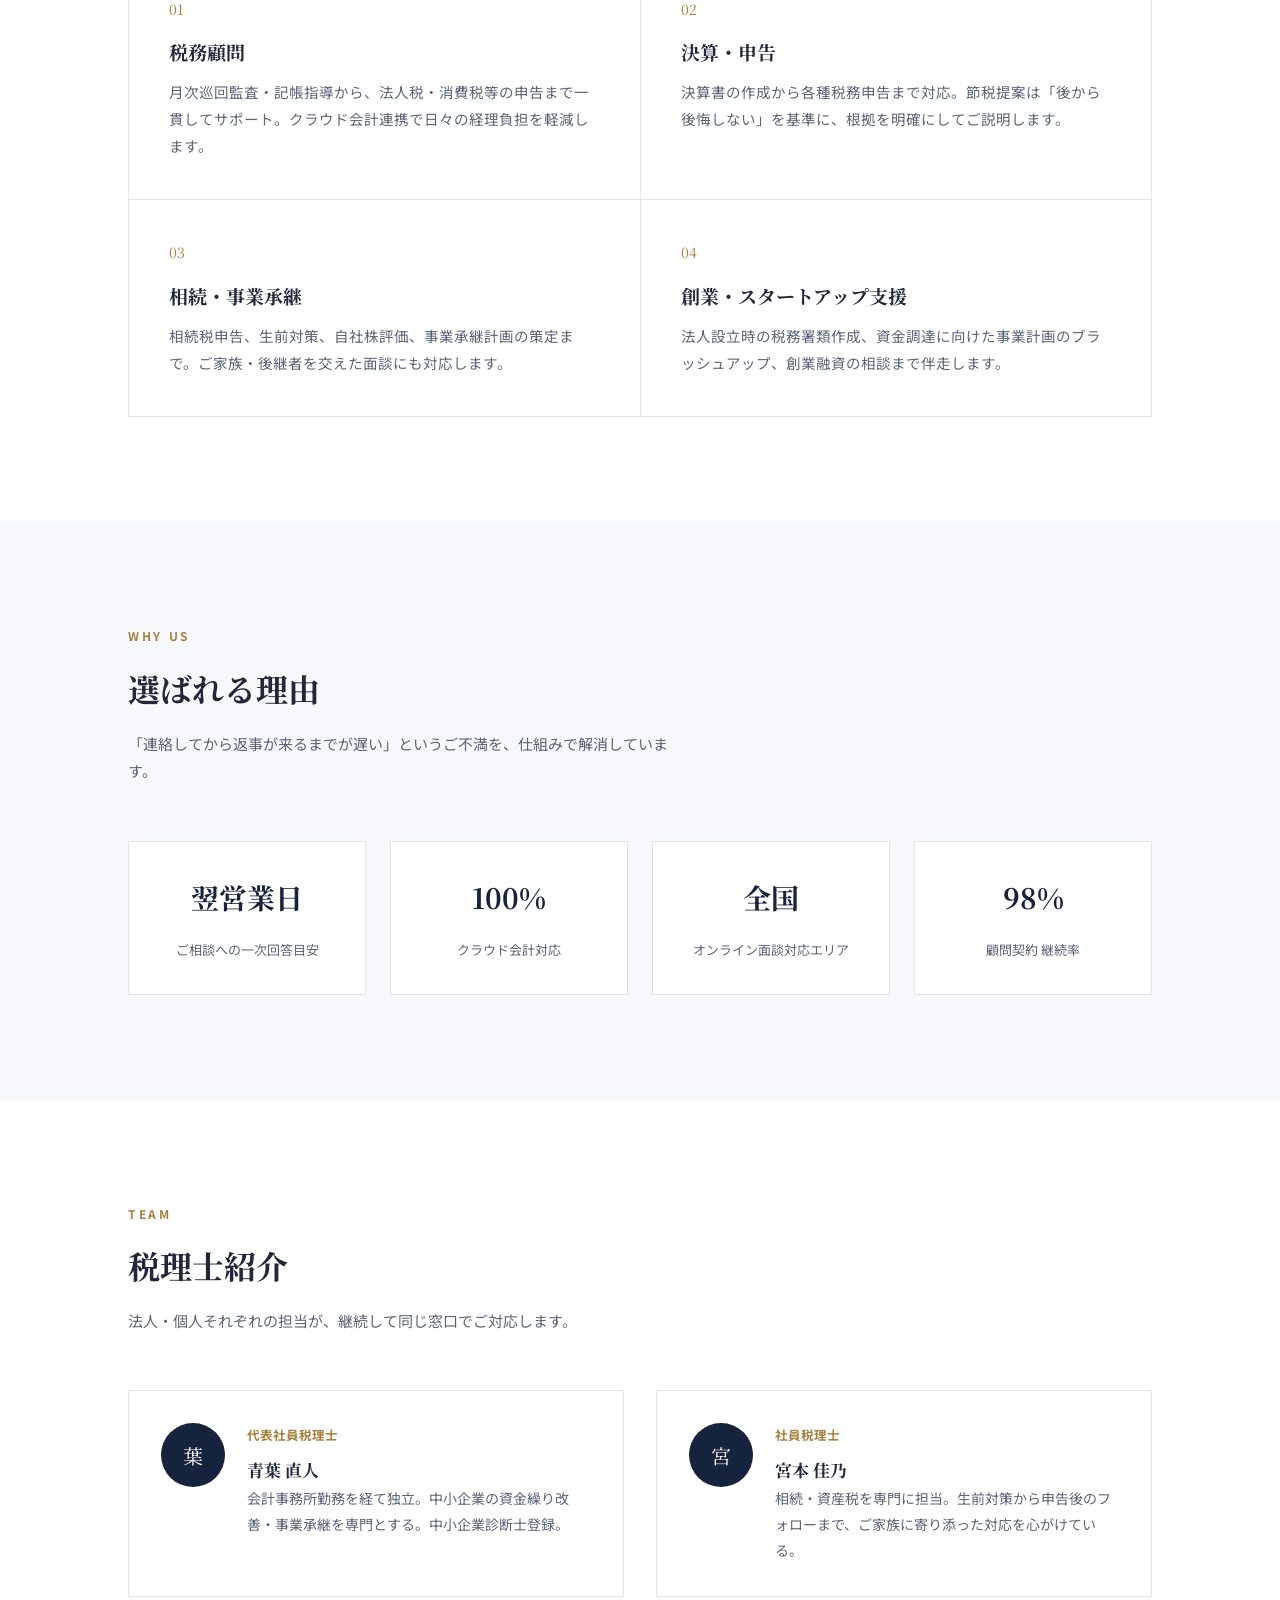
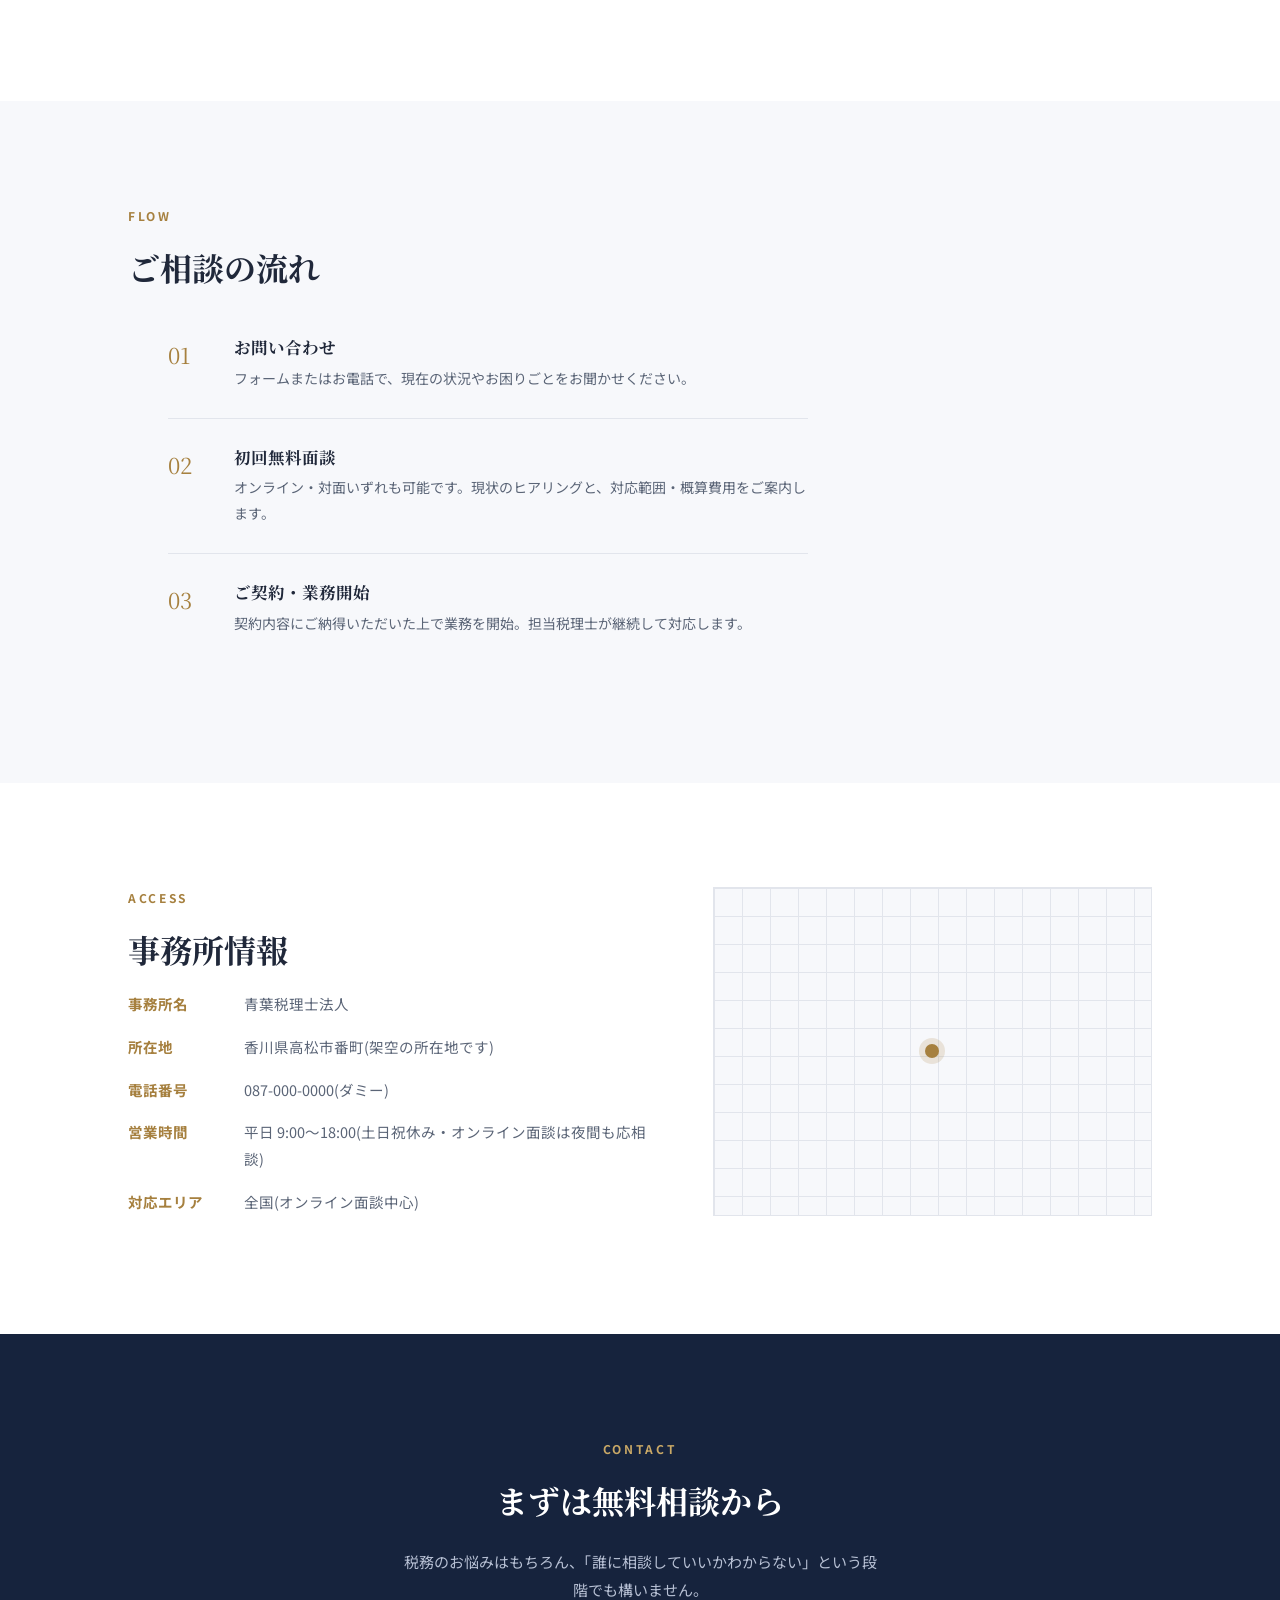
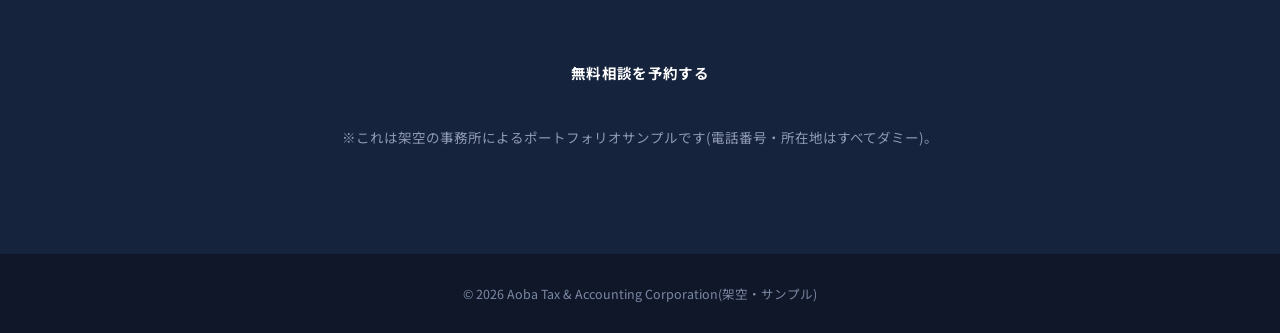
<file: samples/aoba-tax-hp.html>
<!DOCTYPE html>
<html lang="ja">
<head>
<meta charset="UTF-8">
<meta name="viewport" content="width=device-width, initial-scale=1.0">
<title>青葉税理士法人 | 税務顧問・決算申告・事業承継</title>
<link rel="icon" type="image/svg+xml" href="../favicon.svg">
<meta name="description" content="青葉税理士法人のコーポレートサイト(架空・ポートフォリオサンプル)。税務顧問、決算・申告、相続・事業承継、創業支援まで対応。">
<link rel="preconnect" href="https://fonts.googleapis.com">
<link href="https://fonts.googleapis.com/css2?family=Noto+Serif+JP:wght@500;700&family=Noto+Sans+JP:wght@400;500;700&display=swap" rel="stylesheet">
<style>
:root{
  --navy:#16233d;
  --navy-2:#1e3358;
  --ink:#20283a;
  --muted:#5b6577;
  --line:#e2e5ec;
  --bg:#f7f8fb;
  --card:#ffffff;
  --gold:#a6803f;
  --gold-soft:#c9a866;
  --radius:4px;
  --maxw:1080px;
}
*{box-sizing:border-box;}
html{scroll-behavior:smooth;}
body{
  margin:0;font-family:"Noto Sans JP",sans-serif;color:var(--ink);background:var(--bg);
  line-height:1.85;-webkit-font-smoothing:antialiased;
}
img{max-width:100%;display:block;}
a{color:inherit;text-decoration:none;}
ul{list-style:none;margin:0;padding:0;}
h1,h2,h3{margin:0;font-family:"Noto Serif JP",serif;font-weight:700;line-height:1.5;}
p{margin:0;}
.wrap{max-width:var(--maxw);margin:0 auto;padding:0 28px;}

/* Buttons */
.btn{
  display:inline-flex;align-items:center;justify-content:center;gap:8px;
  padding:15px 32px;border-radius:var(--radius);font-weight:700;font-size:14.5px;
  border:1px solid transparent;transition:.2s ease;letter-spacing:.02em;
}
.btn-primary{background:var(--navy);color:#fff;}
.btn-primary:hover{background:var(--navy-2);}
.btn-outline{border-color:var(--navy);color:var(--navy);}
.btn-outline:hover{background:var(--navy);color:#fff;}

/* Header */
.hd{
  position:fixed;top:0;left:0;right:0;z-index:100;background:rgba(247,248,251,.9);
  backdrop-filter:blur(8px);border-bottom:1px solid transparent;transition:.2s;
}
.hd.scrolled{border-bottom-color:var(--line);background:rgba(247,248,251,.97);}
.hd-in{display:flex;align-items:center;justify-content:space-between;height:78px;}
.brand{display:flex;flex-direction:column;line-height:1.3;}
.brand b{font-family:"Noto Serif JP",serif;font-size:18px;letter-spacing:.04em;}
.brand span{font-size:10px;color:var(--gold);letter-spacing:.18em;font-weight:700;}
.nav{display:flex;gap:32px;}
.nav a{font-size:14px;color:var(--muted);font-weight:500;}
.nav a:hover{color:var(--navy);}
.hd-cta{margin-left:32px;}
.nav-toggle{display:none;flex-direction:column;gap:5px;background:none;border:0;cursor:pointer;padding:8px;}
.nav-toggle span{width:22px;height:2px;background:var(--ink);}
@media (max-width:860px){
  .nav{
    position:fixed;top:78px;left:0;right:0;background:#fff;border-bottom:1px solid var(--line);
    flex-direction:column;padding:14px 28px 22px;transform:translateY(-8px);opacity:0;pointer-events:none;transition:.2s;
  }
  .nav.open{transform:translateY(0);opacity:1;pointer-events:auto;}
  .nav a{padding:12px 2px;border-bottom:1px solid var(--line);}
  .hd-cta{display:none;}
  .nav-toggle{display:flex;}
}

/* Hero */
.hero{padding:168px 0 96px;position:relative;overflow:hidden;background:var(--bg);}
.hero::before{
  content:"";position:absolute;top:-120px;right:-160px;width:520px;height:520px;
  border:1px solid var(--line);border-radius:50%;
}
.hero-eyebrow{font-size:12.5px;letter-spacing:.24em;color:var(--gold);font-weight:700;margin-bottom:22px;}
.hero h1{font-size:clamp(28px,4.4vw,46px);letter-spacing:.02em;max-width:720px;}
.hero-lead{margin-top:24px;color:var(--muted);font-size:15.5px;max-width:520px;}
.hero-actions{margin-top:40px;display:flex;gap:14px;flex-wrap:wrap;}
.hero-badges{
  margin-top:70px;display:flex;gap:0;border-top:1px solid var(--line);padding-top:0;
}
.hero-badges li{
  flex:1;padding:28px 0 0;border-right:1px solid var(--line);padding-right:24px;margin-right:24px;
}
.hero-badges li:last-child{border-right:0;margin-right:0;}
.hero-badges b{display:block;font-family:"Noto Serif JP",serif;font-size:26px;color:var(--navy);}
.hero-badges span{font-size:12.5px;color:var(--muted);}

section{padding:104px 0;}
.eyebrow{font-size:12px;letter-spacing:.22em;color:var(--gold);font-weight:700;margin-bottom:16px;text-transform:uppercase;}
h2{font-size:clamp(24px,3vw,32px);margin-bottom:18px;}
.lead{color:var(--muted);font-size:15px;max-width:560px;margin-bottom:56px;}

/* Philosophy */
.philosophy{background:var(--navy);color:#fff;}
.philosophy .eyebrow{color:var(--gold-soft);}
.philosophy h2{color:#fff;max-width:680px;}
.philosophy p{color:#b7c0d4;max-width:640px;margin-top:24px;font-size:15px;}

/* Services */
.services{background:#fff;}
.svc-grid{display:grid;grid-template-columns:repeat(2,1fr);gap:1px;background:var(--line);border:1px solid var(--line);}
.svc-card{background:#fff;padding:40px;}
.svc-num{font-family:"Noto Serif JP",serif;color:var(--gold);font-size:14px;display:block;margin-bottom:16px;}
.svc-card h3{font-size:19px;margin-bottom:12px;}
.svc-card p{color:var(--muted);font-size:14.5px;}

/* Strengths */
.strengths{background:var(--bg);}
.str-grid{display:grid;grid-template-columns:repeat(4,1fr);gap:24px;}
.str-card{background:var(--card);border:1px solid var(--line);padding:30px 24px;text-align:center;}
.str-card b{display:block;font-family:"Noto Serif JP",serif;font-size:28px;color:var(--navy);margin-bottom:10px;}
.str-card span{font-size:13px;color:var(--muted);}

/* Team */
.team{background:#fff;}
.team-grid{display:grid;grid-template-columns:repeat(2,1fr);gap:32px;}
.team-card{display:flex;gap:22px;padding:32px;border:1px solid var(--line);}
.avatar{
  width:64px;height:64px;border-radius:50%;background:var(--navy);color:#fff;flex-shrink:0;
  display:flex;align-items:center;justify-content:center;font-family:"Noto Serif JP",serif;font-size:20px;
}
.team-card h3{font-size:17px;margin-bottom:4px;}
.team-role{font-size:12.5px;color:var(--gold);font-weight:700;margin-bottom:10px;display:block;}
.team-card p{font-size:14px;color:var(--muted);}

/* Flow */
.flow{background:var(--bg);}
.flow-list{max-width:680px;}
.flow-list li{display:flex;gap:26px;padding:26px 0;border-bottom:1px solid var(--line);}
.flow-list li:last-child{border-bottom:0;}
.flow-num{font-family:"Noto Serif JP",serif;font-size:22px;color:var(--gold);min-width:40px;}
.flow-list h3{font-size:16.5px;margin-bottom:6px;}
.flow-list p{font-size:14px;color:var(--muted);}

/* Access */
.access{background:#fff;}
.access-grid{display:grid;grid-template-columns:1.1fr .9fr;gap:48px;align-items:start;}
.access dl{display:grid;grid-template-columns:96px 1fr;gap:16px 20px;font-size:14.5px;}
.access dt{color:var(--gold);font-weight:700;}
.access dd{margin:0;color:var(--muted);}
.access-map{
  aspect-ratio:4/3;background:
    linear-gradient(var(--line) 1px, transparent 1px) 0 0/28px 28px,
    linear-gradient(90deg, var(--line) 1px, transparent 1px) 0 0/28px 28px,
    var(--bg);
  border:1px solid var(--line);position:relative;
}
.access-map::after{
  content:"";position:absolute;left:50%;top:50%;width:14px;height:14px;border-radius:50%;
  background:var(--gold);transform:translate(-50%,-50%);box-shadow:0 0 0 6px rgba(166,128,63,.18);
}

/* Contact */
.contact{background:var(--navy);color:#fff;text-align:center;}
.contact .eyebrow{color:var(--gold-soft);}
.contact h2{color:#fff;}
.contact-lead{color:#b7c0d4;max-width:480px;margin:24px auto 40px;font-size:15px;}
.contact-mail{margin-top:22px;color:#8f9ab3;font-size:13.5px;}

/* Footer */
.ft{background:#0f1729;color:#7c88a3;padding:28px 0;font-size:12.5px;text-align:center;}

/* Reveal */
.reveal{opacity:0;transform:translateY(16px);transition:opacity .6s ease,transform .6s ease;}
.reveal.in{opacity:1;transform:translateY(0);}

/* Responsive */
@media (max-width:860px){
  .svc-grid{grid-template-columns:1fr;}
  .str-grid{grid-template-columns:repeat(2,1fr);}
  .team-grid{grid-template-columns:1fr;}
  .access-grid{grid-template-columns:1fr;}
  .hero-badges{flex-wrap:wrap;}
  .hero-badges li{flex:1 1 40%;border-right:0;margin-right:0;padding-right:0;margin-bottom:20px;}
  section{padding:76px 0;}
  .hero{padding:140px 0 64px;}
}
</style>
<script data-goatcounter="https://hirameki.goatcounter.com/count" async src="//gc.zgo.at/count.js"></script>
</head>
<body>

<header class="hd" id="hd">
  <div class="wrap hd-in">
    <a href="#top" class="brand"><b>青葉税理士法人</b><span>AOBA TAX &amp; ACCOUNTING</span></a>
    <nav class="nav" id="nav">
      <a href="#philosophy">理念</a>
      <a href="#services">サービス</a>
      <a href="#strengths">選ばれる理由</a>
      <a href="#team">税理士紹介</a>
      <a href="#flow">ご相談の流れ</a>
      <a href="#access">アクセス</a>
    </nav>
    <a href="#contact" class="btn btn-primary hd-cta">無料相談を予約</a>
    <button class="nav-toggle" id="navToggle" aria-label="メニュー"><span></span><span></span><span></span></button>
  </div>
</header>

<main id="top">

  <section class="hero">
    <div class="wrap">
      <p class="hero-eyebrow reveal">CORPORATE &amp; TAX ADVISORY</p>
      <h1 class="reveal">数字の先にある、経営の意思決定を支える。</h1>
      <p class="hero-lead reveal">
        税務顧問から決算・申告、相続・事業承継、創業支援まで。
        クラウド会計を活用したスピーディな対応で、経営者が本業に集中できる環境をつくります。
      </p>
      <div class="hero-actions reveal">
        <a href="#contact" class="btn btn-primary">無料相談を予約する</a>
        <a href="#services" class="btn btn-outline">サービス一覧を見る</a>
      </div>
      <ul class="hero-badges reveal">
        <li><b>18年</b><span>法人設立からの実績</span></li>
        <li><b>320社</b><span>顧問契約社数</span></li>
        <li><b>98%</b><span>顧問継続率</span></li>
        <li><b>最短翌営業日</b><span>ご相談への回答</span></li>
      </ul>
    </div>
  </section>

  <section class="philosophy" id="philosophy">
    <div class="wrap">
      <p class="eyebrow reveal">PHILOSOPHY</p>
      <h2 class="reveal">「税務」を、経営の後回しにしない。</h2>
      <p class="reveal">
        申告のためだけの数字ではなく、次の意思決定に使える数字を。
        私たちは記帳代行や申告書作成にとどまらず、月次の数字をもとに
        資金繰り・投資判断・事業承継まで踏み込んでご相談いただける体制を整えています。
      </p>
    </div>
  </section>

  <section class="services" id="services">
    <div class="wrap">
      <p class="eyebrow reveal">SERVICES</p>
      <h2 class="reveal">サービス内容</h2>
      <p class="lead reveal">法人・個人事業主のフェーズに合わせて、必要な範囲だけご依頼いただけます。</p>

      <div class="svc-grid">
        <div class="svc-card reveal">
          <span class="svc-num">01</span>
          <h3>税務顧問</h3>
          <p>月次巡回監査・記帳指導から、法人税・消費税等の申告まで一貫してサポート。クラウド会計連携で日々の経理負担を軽減します。</p>
        </div>
        <div class="svc-card reveal">
          <span class="svc-num">02</span>
          <h3>決算・申告</h3>
          <p>決算書の作成から各種税務申告まで対応。節税提案は「後から後悔しない」を基準に、根拠を明確にしてご説明します。</p>
        </div>
        <div class="svc-card reveal">
          <span class="svc-num">03</span>
          <h3>相続・事業承継</h3>
          <p>相続税申告、生前対策、自社株評価、事業承継計画の策定まで。ご家族・後継者を交えた面談にも対応します。</p>
        </div>
        <div class="svc-card reveal">
          <span class="svc-num">04</span>
          <h3>創業・スタートアップ支援</h3>
          <p>法人設立時の税務署類作成、資金調達に向けた事業計画のブラッシュアップ、創業融資の相談まで伴走します。</p>
        </div>
      </div>
    </div>
  </section>

  <section class="strengths" id="strengths">
    <div class="wrap">
      <p class="eyebrow reveal">WHY US</p>
      <h2 class="reveal">選ばれる理由</h2>
      <p class="lead reveal">「連絡してから返事が来るまでが遅い」というご不満を、仕組みで解消しています。</p>

      <div class="str-grid">
        <div class="str-card reveal">
          <b>翌営業日</b>
          <span>ご相談への一次回答目安</span>
        </div>
        <div class="str-card reveal">
          <b>100%</b>
          <span>クラウド会計対応</span>
        </div>
        <div class="str-card reveal">
          <b>全国</b>
          <span>オンライン面談対応エリア</span>
        </div>
        <div class="str-card reveal">
          <b>98%</b>
          <span>顧問契約 継続率</span>
        </div>
      </div>
    </div>
  </section>

  <section class="team" id="team">
    <div class="wrap">
      <p class="eyebrow reveal">TEAM</p>
      <h2 class="reveal">税理士紹介</h2>
      <p class="lead reveal">法人・個人それぞれの担当が、継続して同じ窓口でご対応します。</p>

      <div class="team-grid">
        <div class="team-card reveal">
          <div class="avatar" aria-hidden="true">葉</div>
          <div>
            <span class="team-role">代表社員税理士</span>
            <h3>青葉 直人</h3>
            <p>会計事務所勤務を経て独立。中小企業の資金繰り改善・事業承継を専門とする。中小企業診断士登録。</p>
          </div>
        </div>
        <div class="team-card reveal">
          <div class="avatar" aria-hidden="true">宮</div>
          <div>
            <span class="team-role">社員税理士</span>
            <h3>宮本 佳乃</h3>
            <p>相続・資産税を専門に担当。生前対策から申告後のフォローまで、ご家族に寄り添った対応を心がけている。</p>
          </div>
        </div>
      </div>
    </div>
  </section>

  <section class="flow" id="flow">
    <div class="wrap">
      <p class="eyebrow reveal">FLOW</p>
      <h2 class="reveal">ご相談の流れ</h2>

      <ol class="flow-list">
        <li class="reveal">
          <span class="flow-num">01</span>
          <div><h3>お問い合わせ</h3><p>フォームまたはお電話で、現在の状況やお困りごとをお聞かせください。</p></div>
        </li>
        <li class="reveal">
          <span class="flow-num">02</span>
          <div><h3>初回無料面談</h3><p>オンライン・対面いずれも可能です。現状のヒアリングと、対応範囲・概算費用をご案内します。</p></div>
        </li>
        <li class="reveal">
          <span class="flow-num">03</span>
          <div><h3>ご契約・業務開始</h3><p>契約内容にご納得いただいた上で業務を開始。担当税理士が継続して対応します。</p></div>
        </li>
      </ol>
    </div>
  </section>

  <section class="access" id="access">
    <div class="wrap access-grid">
      <div class="reveal">
        <p class="eyebrow">ACCESS</p>
        <h2>事務所情報</h2>
        <dl>
          <dt>事務所名</dt><dd>青葉税理士法人</dd>
          <dt>所在地</dt><dd>香川県高松市番町(架空の所在地です)</dd>
          <dt>電話番号</dt><dd>087-000-0000(ダミー)</dd>
          <dt>営業時間</dt><dd>平日 9:00〜18:00(土日祝休み・オンライン面談は夜間も応相談)</dd>
          <dt>対応エリア</dt><dd>全国(オンライン面談中心)</dd>
        </dl>
      </div>
      <div class="access-map reveal" aria-hidden="true"></div>
    </div>
  </section>

  <section class="contact" id="contact">
    <div class="wrap">
      <p class="eyebrow reveal">CONTACT</p>
      <h2 class="reveal">まずは無料相談から</h2>
      <p class="contact-lead reveal">税務のお悩みはもちろん、「誰に相談していいかわからない」という段階でも構いません。</p>
      <a href="#" class="btn btn-primary reveal">無料相談を予約する</a>
      <p class="contact-mail reveal">※これは架空の事務所によるポートフォリオサンプルです(電話番号・所在地はすべてダミー)。</p>
    </div>
  </section>

</main>

<footer class="ft">
  <div class="wrap">© 2026 Aoba Tax &amp; Accounting Corporation(架空・サンプル)</div>
</footer>

<script>
  var hd = document.getElementById('hd');
  window.addEventListener('scroll', function(){ hd.classList.toggle('scrolled', window.scrollY > 8); }, { passive: true });

  var navToggle = document.getElementById('navToggle');
  var nav = document.getElementById('nav');
  navToggle.addEventListener('click', function(){ nav.classList.toggle('open'); });
  nav.querySelectorAll('a').forEach(function(a){ a.addEventListener('click', function(){ nav.classList.remove('open'); }); });

  var els = document.querySelectorAll('.reveal');
  if (!('IntersectionObserver' in window)) {
    els.forEach(function(e){ e.classList.add('in'); });
  } else {
    var io = new IntersectionObserver(function(entries){
      entries.forEach(function(en){ if (en.isIntersecting){ en.target.classList.add('in'); io.unobserve(en.target); } });
    }, { threshold: 0.15 });
    els.forEach(function(e){ io.observe(e); });
  }
</script>
</body>
</html>
</file>
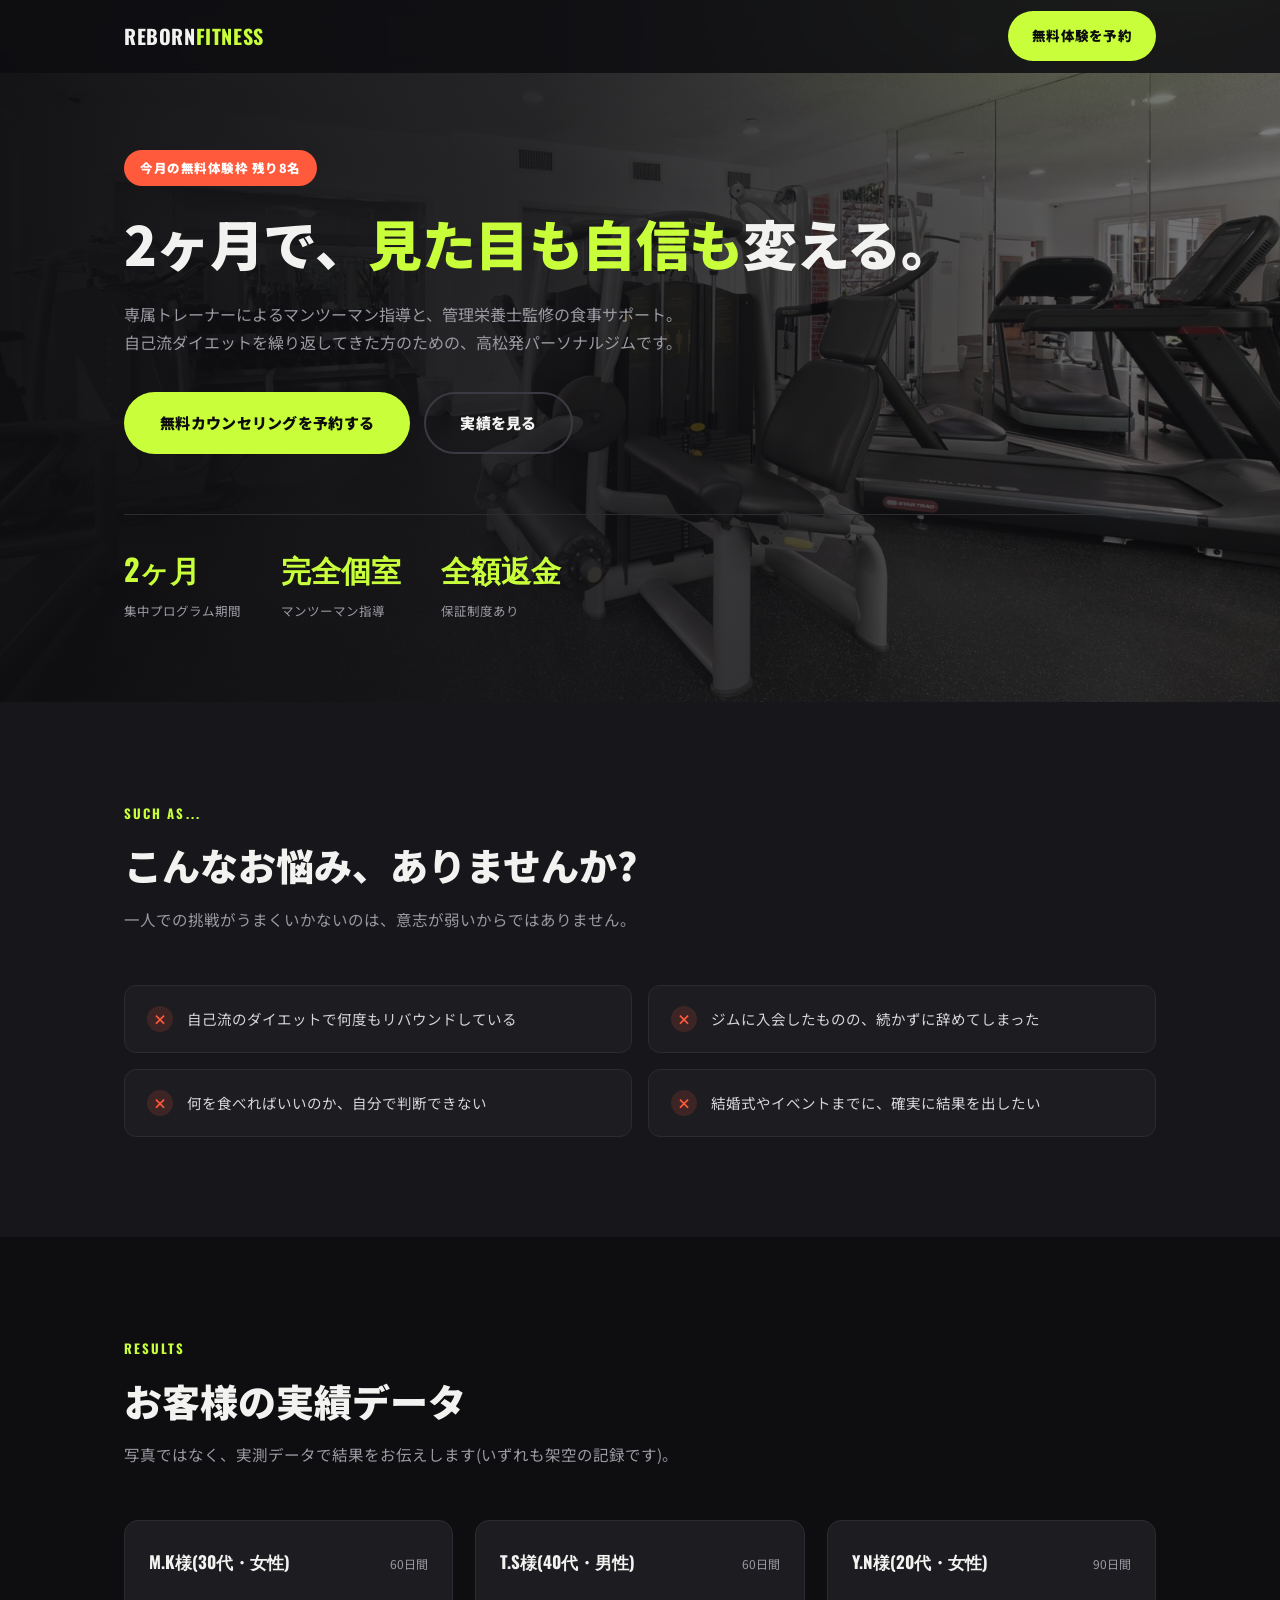
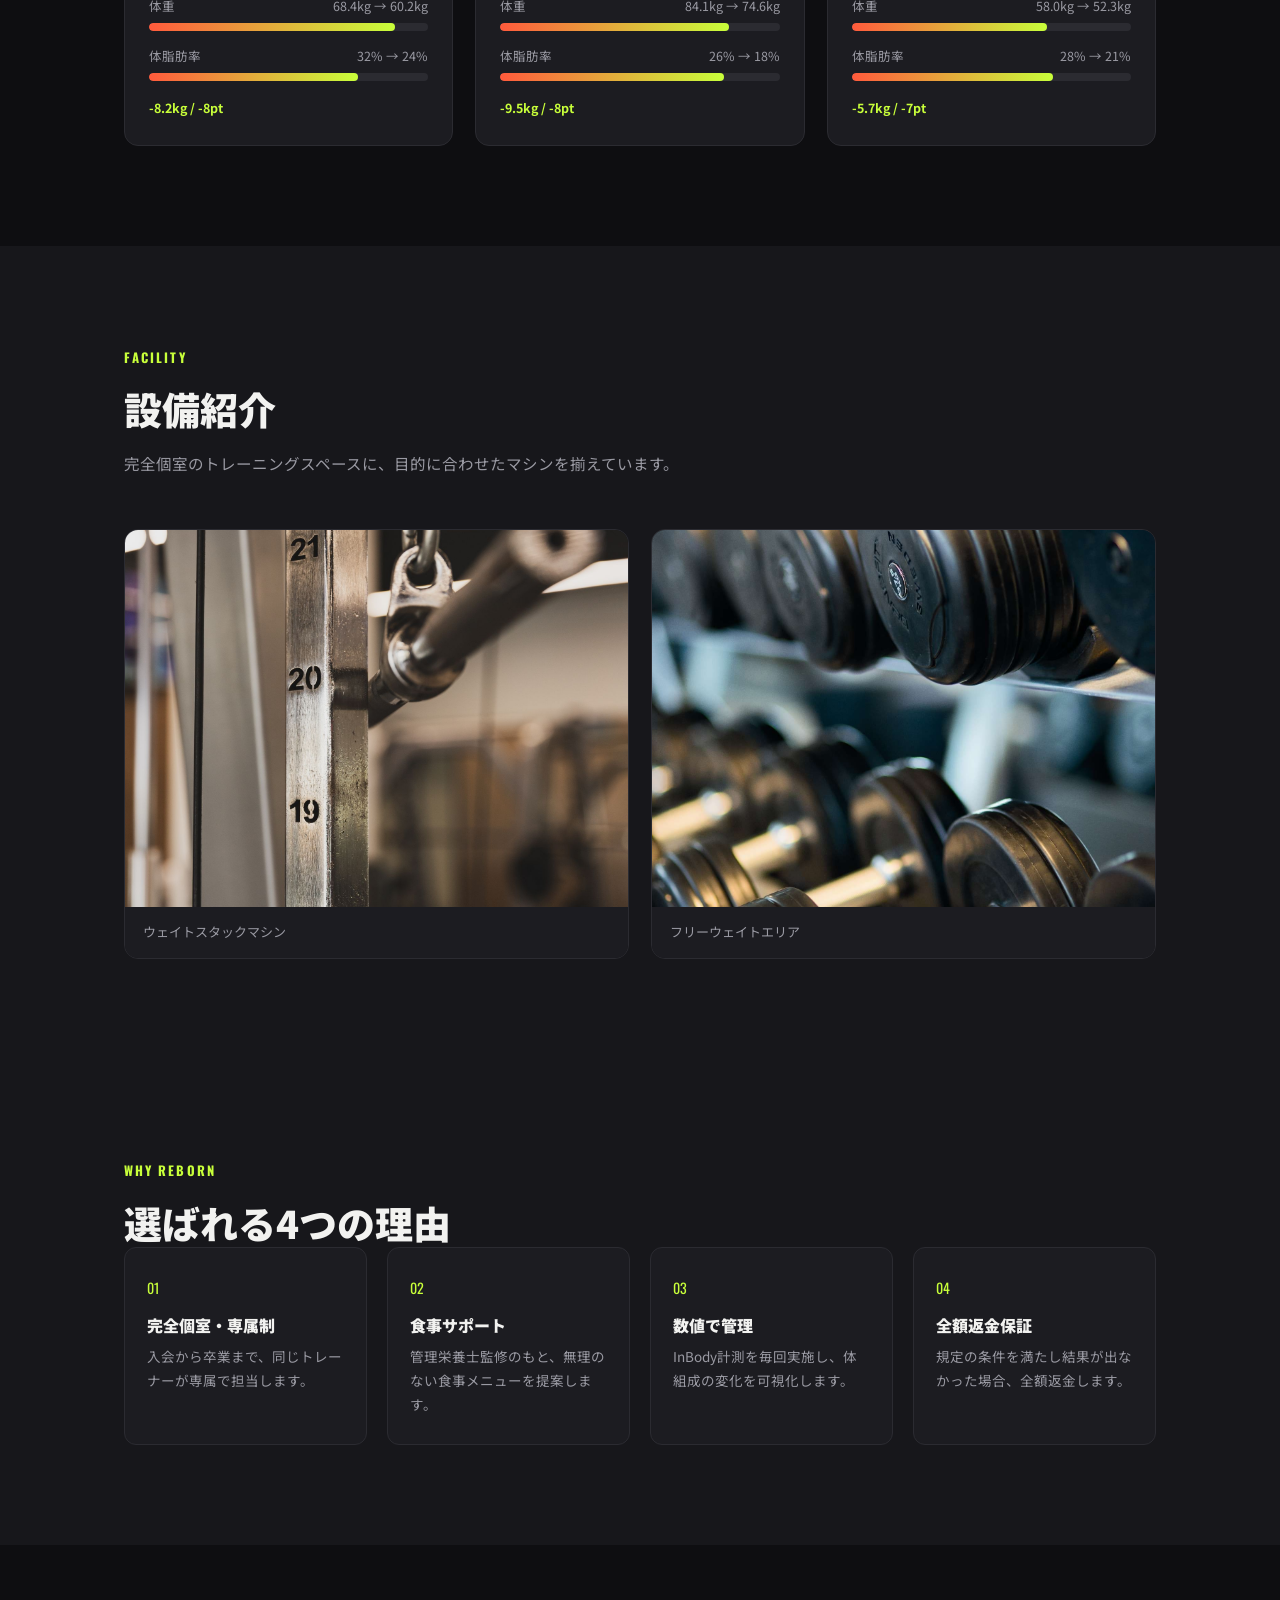
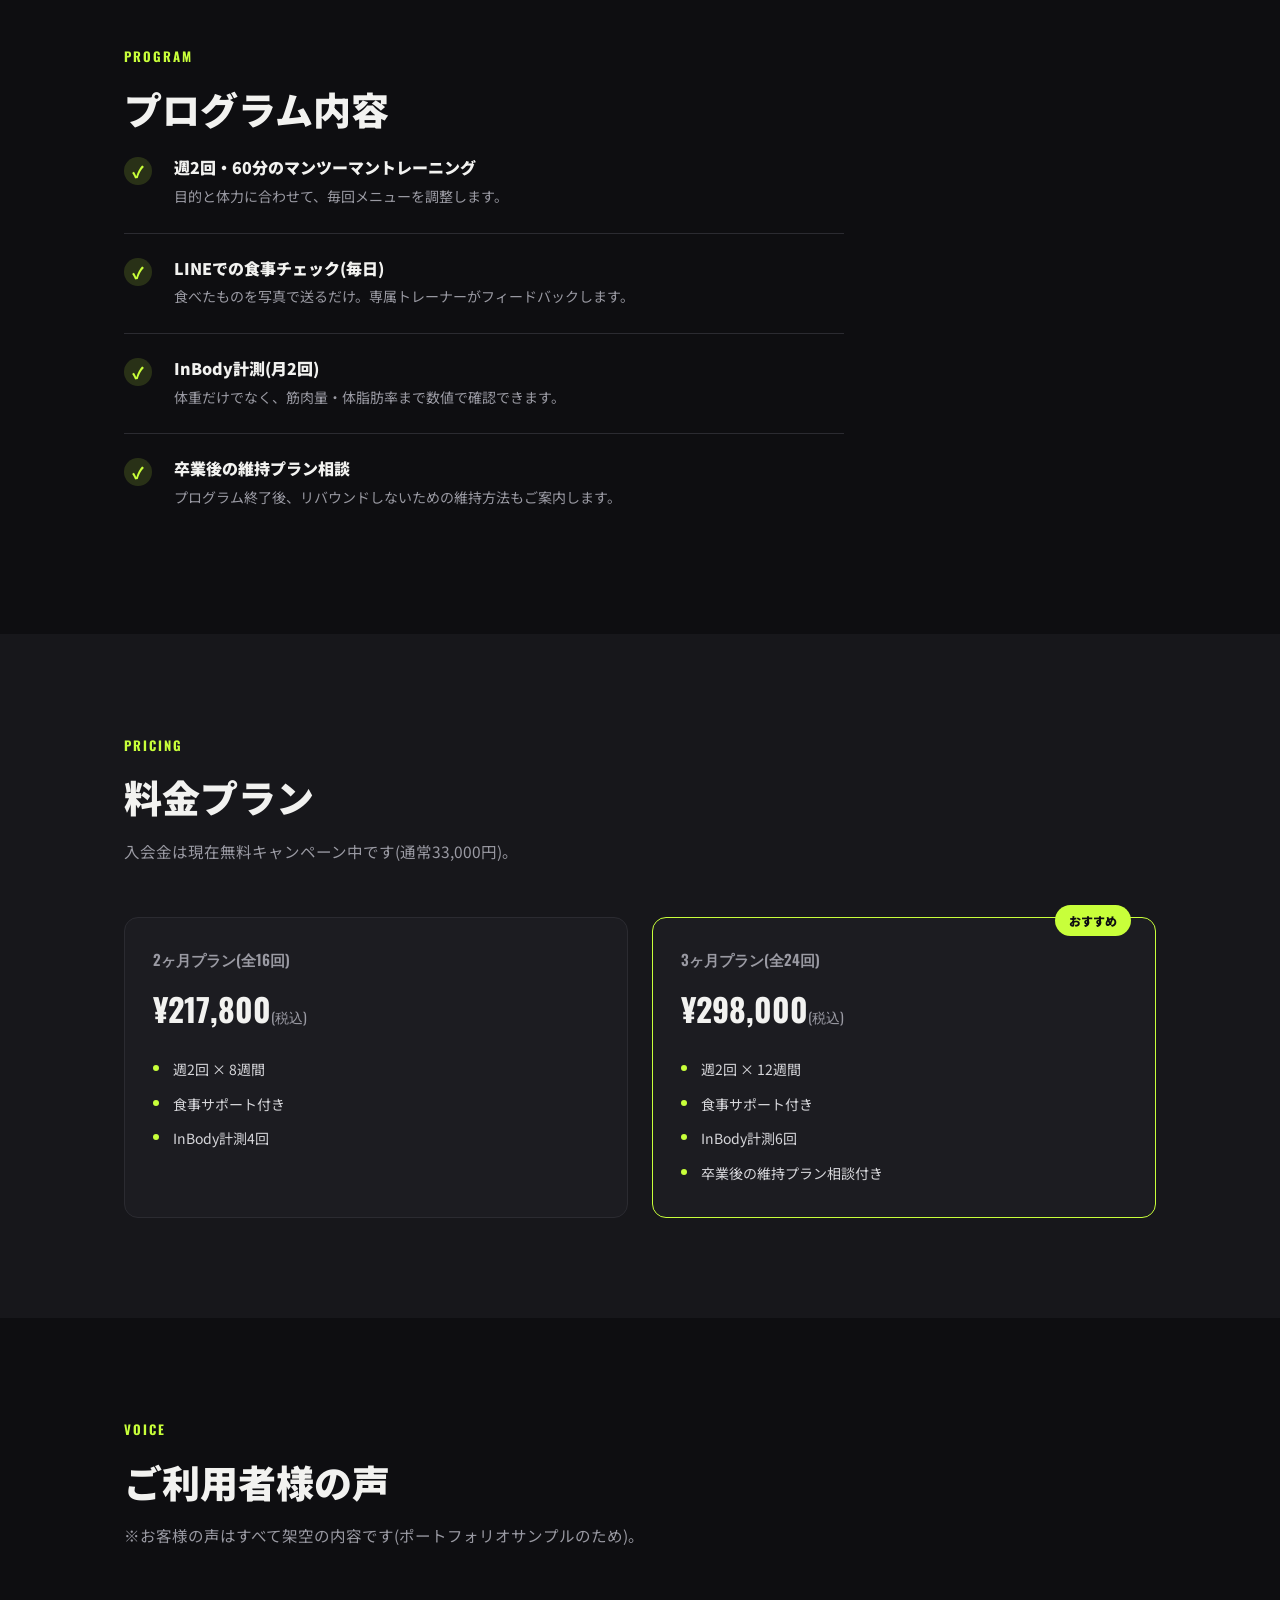
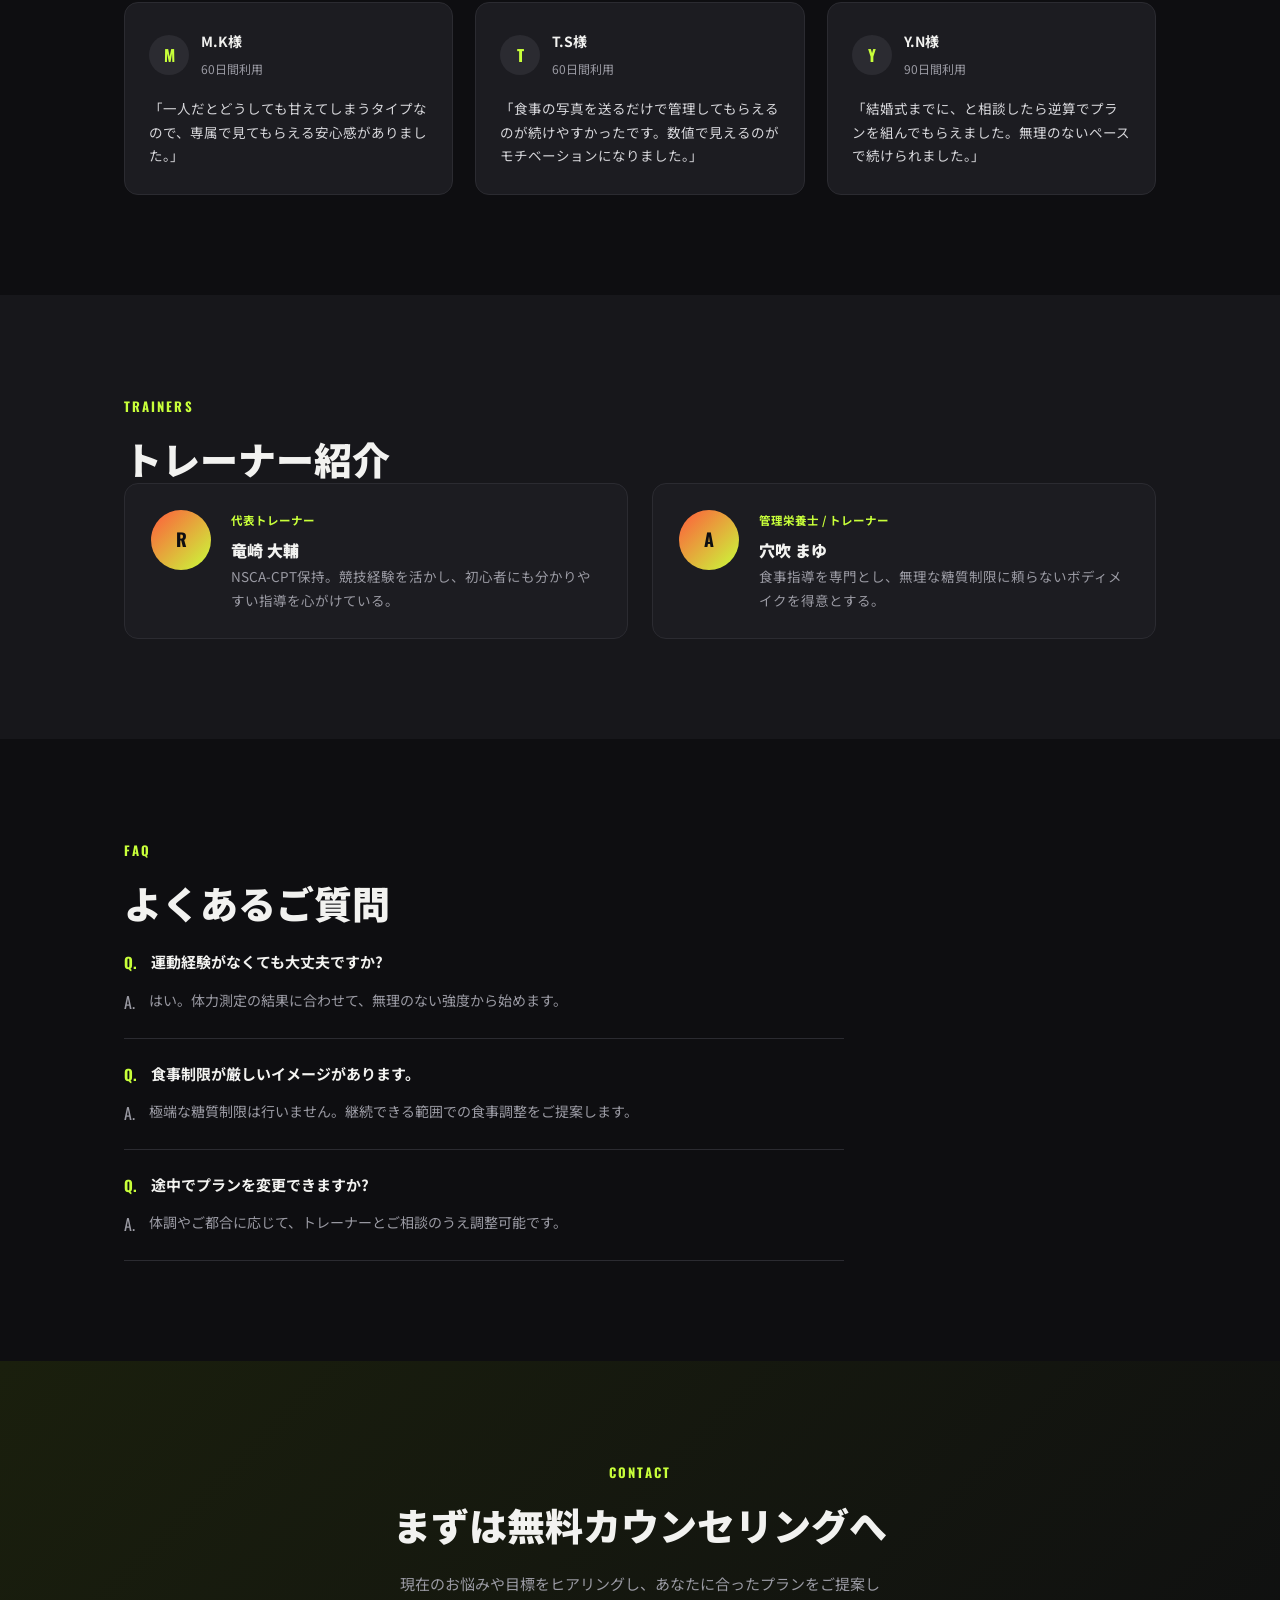
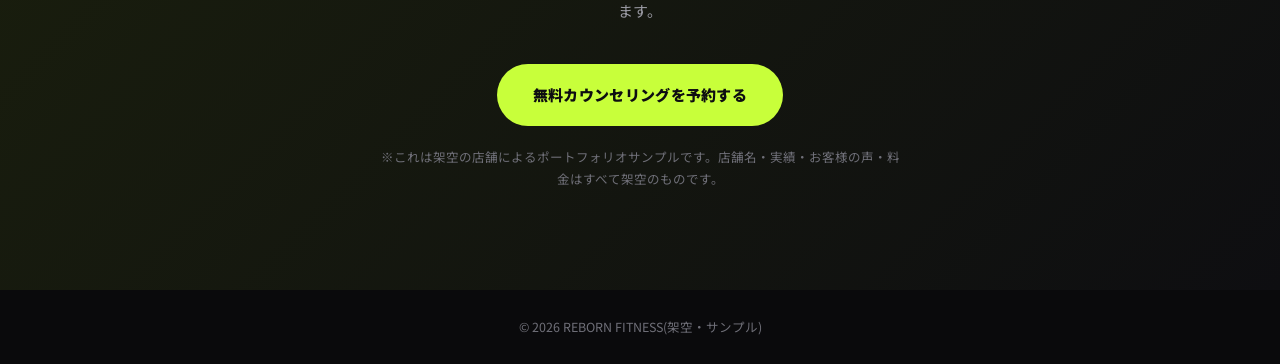
<file: samples/reborn-gym-lp.html>
<!DOCTYPE html>
<html lang="ja">
<head>
<meta charset="UTF-8">
<meta name="viewport" content="width=device-width, initial-scale=1.0">
<title>REBORN FITNESS 高松店 | 2ヶ月集中パーソナルジム</title>
<link rel="icon" type="image/svg+xml" href="../favicon.svg">
<meta name="description" content="REBORN FITNESSのランディングページ(架空店・ポートフォリオサンプル)。2ヶ月集中プログラムで理想の体へ。無料カウンセリング受付中。">
<link rel="preconnect" href="https://fonts.googleapis.com">
<link href="https://fonts.googleapis.com/css2?family=Oswald:wght@500;700&family=Noto+Sans+JP:wght@400;500;700;900&display=swap" rel="stylesheet">
<style>
:root{
  --bg:#0e0e11;
  --bg-2:#17171b;
  --card:#1c1c21;
  --line:#2b2b31;
  --ink:#f2f2f0;
  --muted:#9a9aa3;
  --accent:#c8ff3a;
  --accent-2:#ff5a3c;
  --maxw:1080px;
}
*{box-sizing:border-box;}
html{scroll-behavior:smooth;}
body{
  margin:0;font-family:"Noto Sans JP",sans-serif;color:var(--ink);background:var(--bg);
  line-height:1.75;-webkit-font-smoothing:antialiased;
}
img{max-width:100%;display:block;}
a{color:inherit;text-decoration:none;}
ul,ol{list-style:none;margin:0;padding:0;}
h1,h2,h3{margin:0;font-weight:900;line-height:1.3;}
p{margin:0;}
.num{font-family:"Oswald",sans-serif;}
.wrap{max-width:var(--maxw);margin:0 auto;padding:0 24px;}

.btn{
  display:inline-flex;align-items:center;justify-content:center;gap:8px;
  padding:16px 34px;border-radius:999px;font-weight:900;font-size:15px;
  letter-spacing:.02em;transition:.2s ease;border:2px solid transparent;
}
.btn-primary{background:var(--accent);color:#0e0e11;}
.btn-primary:hover{transform:translateY(-2px);box-shadow:0 14px 28px -10px rgba(200,255,58,.4);}
.btn-outline{border-color:#3a3a42;color:var(--ink);}
.btn-outline:hover{border-color:var(--accent);color:var(--accent);}

.hd{
  position:fixed;top:0;left:0;right:0;z-index:100;
  background:rgba(14,14,17,.85);backdrop-filter:blur(8px);border-bottom:1px solid transparent;transition:.2s;
}
.hd.scrolled{border-bottom-color:var(--line);}
.hd-in{display:flex;align-items:center;justify-content:space-between;height:72px;}
.brand{font-family:"Oswald",sans-serif;font-weight:700;font-size:20px;letter-spacing:.03em;}
.brand span{color:var(--accent);}
.hd-cta{padding:11px 22px;font-size:13.5px;}

.hero{padding:150px 0 80px;position:relative;overflow:hidden;}
.hero-bg{
  position:absolute;inset:0;z-index:-1;
  background:
    radial-gradient(680px 420px at 82% -10%, rgba(200,255,58,.14), transparent 60%),
    linear-gradient(90deg, rgba(14,14,17,.97) 0%, rgba(14,14,17,.88) 42%, rgba(14,14,17,.55) 100%),
    url('../assets/gym/hero.jpg') center right / cover no-repeat;
}
.hero-badge{
  display:inline-block;background:var(--accent-2);color:#fff;font-weight:900;font-size:12.5px;
  padding:7px 16px;border-radius:999px;margin-bottom:22px;letter-spacing:.04em;
}
.hero h1{font-size:clamp(32px,5.2vw,54px);letter-spacing:-.01em;}
.hero h1 em{font-style:normal;color:var(--accent);}
.hero-lead{margin-top:22px;color:var(--muted);font-size:16px;max-width:560px;}
.hero-actions{margin-top:36px;display:flex;gap:14px;flex-wrap:wrap;}
.hero-stats{margin-top:60px;display:flex;gap:40px;flex-wrap:wrap;padding-top:28px;border-top:1px solid var(--line);}
.hero-stats li{display:flex;flex-direction:column;gap:4px;}
.hero-stats b{font-family:"Oswald",sans-serif;font-size:30px;color:var(--accent);}
.hero-stats span{font-size:12.5px;color:var(--muted);}

section{padding:100px 0;}
.eyebrow{font-family:"Oswald",sans-serif;font-weight:700;font-size:13px;letter-spacing:.16em;color:var(--accent);text-transform:uppercase;margin-bottom:16px;}
h2{font-size:clamp(26px,3.6vw,38px);}
.lead{color:var(--muted);font-size:15.5px;max-width:560px;margin-top:16px;margin-bottom:52px;}

/* Pain points */
.pain{background:var(--bg-2);}
.pain-grid{display:grid;grid-template-columns:repeat(2,1fr);gap:16px;}
.pain-item{
  display:flex;gap:14px;align-items:flex-start;background:var(--card);border:1px solid var(--line);
  border-radius:12px;padding:20px 22px;
}
.pain-x{
  flex-shrink:0;width:26px;height:26px;border-radius:50%;background:rgba(255,90,60,.15);color:var(--accent-2);
  display:flex;align-items:center;justify-content:center;font-weight:900;font-size:14px;
}
.pain-item p{font-size:14.5px;color:#d6d6da;}

/* Results */
.results{background:var(--bg);}
.result-grid{display:grid;grid-template-columns:repeat(3,1fr);gap:22px;}
.result-card{background:var(--card);border:1px solid var(--line);border-radius:14px;padding:26px 24px;}
.result-head{display:flex;justify-content:space-between;align-items:baseline;margin-bottom:18px;}
.result-head b{font-family:"Oswald",sans-serif;font-size:17px;}
.result-head span{font-size:12px;color:var(--muted);}
.result-row{margin-bottom:14px;}
.result-row:last-child{margin-bottom:0;}
.result-label{display:flex;justify-content:space-between;font-size:12.5px;color:var(--muted);margin-bottom:6px;}
.result-bar{height:8px;border-radius:999px;background:#2b2b31;overflow:hidden;}
.result-bar span{display:block;height:100%;background:linear-gradient(90deg,var(--accent-2),var(--accent));border-radius:999px;}
.result-note{margin-top:16px;font-size:12.5px;color:var(--accent);font-weight:700;}

/* Facility */
.facility{background:var(--bg-2);}
.facility-grid{display:grid;grid-template-columns:repeat(2,1fr);gap:22px;}
.facility-card{margin:0;border-radius:14px;overflow:hidden;border:1px solid var(--line);}
.facility-card img{aspect-ratio:4/3;object-fit:cover;width:100%;}
.facility-card figcaption{padding:14px 18px;font-size:13px;color:var(--muted);background:var(--card);}

/* Strengths */
.strengths{background:var(--bg-2);}
.str-grid{display:grid;grid-template-columns:repeat(4,1fr);gap:20px;}
.str-card{background:var(--card);border:1px solid var(--line);border-radius:12px;padding:28px 22px;}
.str-num{font-family:"Oswald",sans-serif;color:var(--accent);font-size:14px;display:block;margin-bottom:14px;}
.str-card h3{font-size:16px;margin-bottom:10px;}
.str-card p{font-size:13.5px;color:var(--muted);}

/* Program */
.program{background:var(--bg);}
.program-list{display:flex;flex-direction:column;max-width:720px;}
.program-list li{display:flex;gap:22px;padding:24px 0;border-bottom:1px solid var(--line);}
.program-list li:last-child{border-bottom:0;}
.program-check{
  flex-shrink:0;width:28px;height:28px;border-radius:50%;background:rgba(200,255,58,.15);color:var(--accent);
  display:flex;align-items:center;justify-content:center;font-weight:900;
}
.program-list h3{font-size:16px;margin-bottom:6px;}
.program-list p{font-size:14px;color:var(--muted);}

/* Pricing */
.pricing{background:var(--bg-2);}
.price-grid{display:grid;grid-template-columns:repeat(2,1fr);gap:24px;}
.price-card{background:var(--card);border:1px solid var(--line);border-radius:14px;padding:32px 28px;position:relative;}
.price-card.featured{border-color:var(--accent);}
.price-badge{
  position:absolute;top:-13px;right:24px;background:var(--accent);color:#0e0e11;font-weight:900;
  font-size:12px;padding:5px 14px;border-radius:999px;
}
.price-card h3{font-family:"Oswald",sans-serif;font-size:15px;color:var(--muted);margin-bottom:12px;font-weight:600;}
.price-num{font-family:"Oswald",sans-serif;font-size:32px;font-weight:700;margin-bottom:20px;}
.price-num span{font-size:14px;color:var(--muted);font-weight:400;}
.price-card ul{display:flex;flex-direction:column;gap:10px;}
.price-card li{font-size:14px;color:#d6d6da;padding-left:20px;position:relative;}
.price-card li::before{content:"";position:absolute;left:0;top:8px;width:6px;height:6px;border-radius:50%;background:var(--accent);}

/* Voice */
.voice{background:var(--bg);}
.voice-grid{display:grid;grid-template-columns:repeat(3,1fr);gap:22px;}
.voice-card{background:var(--card);border:1px solid var(--line);border-radius:14px;padding:26px 24px;}
.voice-head{display:flex;gap:12px;align-items:center;margin-bottom:16px;}
.voice-avatar{
  width:40px;height:40px;border-radius:50%;background:#2b2b31;color:var(--accent);
  display:flex;align-items:center;justify-content:center;font-family:"Oswald",sans-serif;font-weight:700;
}
.voice-head b{display:block;font-size:14px;}
.voice-head span{font-size:12px;color:var(--muted);}
.voice-card p{font-size:13.5px;color:#d6d6da;}

/* Trainers */
.trainers{background:var(--bg-2);}
.trainer-grid{display:grid;grid-template-columns:repeat(2,1fr);gap:24px;}
.trainer-card{display:flex;gap:20px;background:var(--card);border:1px solid var(--line);border-radius:14px;padding:26px;}
.trainer-avatar{
  width:60px;height:60px;border-radius:50%;background:linear-gradient(135deg,var(--accent-2),var(--accent));
  flex-shrink:0;display:flex;align-items:center;justify-content:center;font-family:"Oswald",sans-serif;
  font-weight:700;color:#0e0e11;font-size:18px;
}
.trainer-card h3{font-size:16px;margin-bottom:4px;}
.trainer-role{font-size:11.5px;color:var(--accent);font-weight:700;display:block;margin-bottom:10px;}
.trainer-card p{font-size:13.5px;color:var(--muted);}

/* FAQ */
.faq{background:var(--bg);}
.faq-list{max-width:720px;}
.faq-item{border-bottom:1px solid var(--line);padding:22px 0;}
.faq-q{display:flex;gap:14px;font-weight:700;font-size:15px;}
.faq-q .q-mark{font-family:"Oswald",sans-serif;color:var(--accent);}
.faq-a{display:flex;gap:14px;margin-top:12px;}
.faq-a .a-mark{font-family:"Oswald",sans-serif;color:var(--muted);}
.faq-a p{font-size:14px;color:var(--muted);}

/* Contact */
.contact{background:linear-gradient(135deg,#1a1f0d,#0e0e11);text-align:center;}
.contact .eyebrow{color:var(--accent);}
.contact h2{max-width:640px;margin:0 auto;}
.contact-lead{color:var(--muted);max-width:480px;margin:22px auto 40px;font-size:15px;}
.contact-note{margin-top:20px;font-size:12.5px;color:#6f6f78;max-width:520px;margin-left:auto;margin-right:auto;}

.ft{background:#0a0a0c;color:#6f6f78;padding:26px 0;font-size:12.5px;text-align:center;}

.reveal{opacity:0;transform:translateY(16px);transition:opacity .6s ease,transform .6s ease;}
.reveal.in{opacity:1;transform:translateY(0);}

@media (max-width:860px){
  .pain-grid{grid-template-columns:1fr;}
  .result-grid{grid-template-columns:1fr;}
  .facility-grid{grid-template-columns:1fr;}
  .str-grid{grid-template-columns:repeat(2,1fr);}
  .price-grid{grid-template-columns:1fr;}
  .voice-grid{grid-template-columns:1fr;}
  .trainer-grid{grid-template-columns:1fr;}
  section{padding:72px 0;}
  .hero{padding:128px 0 56px;}
}
</style>
<script data-goatcounter="https://hirameki.goatcounter.com/count" async src="//gc.zgo.at/count.js"></script>
</head>
<body>

<header class="hd" id="hd">
  <div class="wrap hd-in">
    <a href="#top" class="brand">REBORN<span>FITNESS</span></a>
    <a href="#contact" class="btn btn-primary hd-cta">無料体験を予約</a>
  </div>
</header>

<main id="top">

  <section class="hero">
    <div class="hero-bg" aria-hidden="true"></div>
    <div class="wrap">
      <span class="hero-badge reveal">今月の無料体験枠 残り8名</span>
      <h1 class="reveal">2ヶ月で、<em>見た目も自信も</em>変える。</h1>
      <p class="hero-lead reveal">
        専属トレーナーによるマンツーマン指導と、管理栄養士監修の食事サポート。
        自己流ダイエットを繰り返してきた方のための、高松発パーソナルジムです。
      </p>
      <div class="hero-actions reveal">
        <a href="#contact" class="btn btn-primary">無料カウンセリングを予約する</a>
        <a href="#results" class="btn btn-outline">実績を見る</a>
      </div>
      <ul class="hero-stats reveal">
        <li><b class="num">2ヶ月</b><span>集中プログラム期間</span></li>
        <li><b class="num">完全個室</b><span>マンツーマン指導</span></li>
        <li><b class="num">全額返金</b><span>保証制度あり</span></li>
      </ul>
    </div>
  </section>

  <section class="pain">
    <div class="wrap">
      <p class="eyebrow reveal">SUCH AS...</p>
      <h2 class="reveal">こんなお悩み、ありませんか?</h2>
      <p class="lead reveal">一人での挑戦がうまくいかないのは、意志が弱いからではありません。</p>

      <div class="pain-grid">
        <div class="pain-item reveal"><span class="pain-x">×</span><p>自己流のダイエットで何度もリバウンドしている</p></div>
        <div class="pain-item reveal"><span class="pain-x">×</span><p>ジムに入会したものの、続かずに辞めてしまった</p></div>
        <div class="pain-item reveal"><span class="pain-x">×</span><p>何を食べればいいのか、自分で判断できない</p></div>
        <div class="pain-item reveal"><span class="pain-x">×</span><p>結婚式やイベントまでに、確実に結果を出したい</p></div>
      </div>
    </div>
  </section>

  <section class="results" id="results">
    <div class="wrap">
      <p class="eyebrow reveal">RESULTS</p>
      <h2 class="reveal">お客様の実績データ</h2>
      <p class="lead reveal">写真ではなく、実測データで結果をお伝えします(いずれも架空の記録です)。</p>

      <div class="result-grid">
        <div class="result-card reveal">
          <div class="result-head"><b class="num">M.K様(30代・女性)</b><span>60日間</span></div>
          <div class="result-row">
            <div class="result-label"><span>体重</span><span>68.4kg → 60.2kg</span></div>
            <div class="result-bar"><span style="width:88%"></span></div>
          </div>
          <div class="result-row">
            <div class="result-label"><span>体脂肪率</span><span>32% → 24%</span></div>
            <div class="result-bar"><span style="width:75%"></span></div>
          </div>
          <p class="result-note">-8.2kg / -8pt</p>
        </div>
        <div class="result-card reveal">
          <div class="result-head"><b class="num">T.S様(40代・男性)</b><span>60日間</span></div>
          <div class="result-row">
            <div class="result-label"><span>体重</span><span>84.1kg → 74.6kg</span></div>
            <div class="result-bar"><span style="width:82%"></span></div>
          </div>
          <div class="result-row">
            <div class="result-label"><span>体脂肪率</span><span>26% → 18%</span></div>
            <div class="result-bar"><span style="width:80%"></span></div>
          </div>
          <p class="result-note">-9.5kg / -8pt</p>
        </div>
        <div class="result-card reveal">
          <div class="result-head"><b class="num">Y.N様(20代・女性)</b><span>90日間</span></div>
          <div class="result-row">
            <div class="result-label"><span>体重</span><span>58.0kg → 52.3kg</span></div>
            <div class="result-bar"><span style="width:70%"></span></div>
          </div>
          <div class="result-row">
            <div class="result-label"><span>体脂肪率</span><span>28% → 21%</span></div>
            <div class="result-bar"><span style="width:72%"></span></div>
          </div>
          <p class="result-note">-5.7kg / -7pt</p>
        </div>
      </div>
    </div>
  </section>

  <section class="facility">
    <div class="wrap">
      <p class="eyebrow reveal">FACILITY</p>
      <h2 class="reveal">設備紹介</h2>
      <p class="lead reveal">完全個室のトレーニングスペースに、目的に合わせたマシンを揃えています。</p>

      <div class="facility-grid">
        <figure class="facility-card reveal">
          <img src="../assets/gym/machine-weight-stack.jpg" alt="ウェイトスタック式のトレーニングマシン" loading="lazy">
          <figcaption>ウェイトスタックマシン</figcaption>
        </figure>
        <figure class="facility-card reveal">
          <img src="../assets/gym/machine-dumbbell.jpg" alt="ラックに並んだダンベル" loading="lazy">
          <figcaption>フリーウェイトエリア</figcaption>
        </figure>
      </div>
    </div>
  </section>

  <section class="strengths">
    <div class="wrap">
      <p class="eyebrow reveal">WHY REBORN</p>
      <h2 class="reveal">選ばれる4つの理由</h2>

      <div class="str-grid">
        <div class="str-card reveal"><span class="str-num num">01</span><h3>完全個室・専属制</h3><p>入会から卒業まで、同じトレーナーが専属で担当します。</p></div>
        <div class="str-card reveal"><span class="str-num num">02</span><h3>食事サポート</h3><p>管理栄養士監修のもと、無理のない食事メニューを提案します。</p></div>
        <div class="str-card reveal"><span class="str-num num">03</span><h3>数値で管理</h3><p>InBody計測を毎回実施し、体組成の変化を可視化します。</p></div>
        <div class="str-card reveal"><span class="str-num num">04</span><h3>全額返金保証</h3><p>規定の条件を満たし結果が出なかった場合、全額返金します。</p></div>
      </div>
    </div>
  </section>

  <section class="program">
    <div class="wrap">
      <p class="eyebrow reveal">PROGRAM</p>
      <h2 class="reveal">プログラム内容</h2>

      <ul class="program-list">
        <li class="reveal"><span class="program-check">✓</span><div><h3>週2回・60分のマンツーマントレーニング</h3><p>目的と体力に合わせて、毎回メニューを調整します。</p></div></li>
        <li class="reveal"><span class="program-check">✓</span><div><h3>LINEでの食事チェック(毎日)</h3><p>食べたものを写真で送るだけ。専属トレーナーがフィードバックします。</p></div></li>
        <li class="reveal"><span class="program-check">✓</span><div><h3>InBody計測(月2回)</h3><p>体重だけでなく、筋肉量・体脂肪率まで数値で確認できます。</p></div></li>
        <li class="reveal"><span class="program-check">✓</span><div><h3>卒業後の維持プラン相談</h3><p>プログラム終了後、リバウンドしないための維持方法もご案内します。</p></div></li>
      </ul>
    </div>
  </section>

  <section class="pricing">
    <div class="wrap">
      <p class="eyebrow reveal">PRICING</p>
      <h2 class="reveal">料金プラン</h2>
      <p class="lead reveal">入会金は現在無料キャンペーン中です(通常33,000円)。</p>

      <div class="price-grid">
        <div class="price-card reveal">
          <h3 class="num">2ヶ月プラン(全16回)</h3>
          <p class="price-num">¥217,800<span>(税込)</span></p>
          <ul>
            <li>週2回 × 8週間</li>
            <li>食事サポート付き</li>
            <li>InBody計測4回</li>
          </ul>
        </div>
        <div class="price-card featured reveal">
          <span class="price-badge">おすすめ</span>
          <h3 class="num">3ヶ月プラン(全24回)</h3>
          <p class="price-num">¥298,000<span>(税込)</span></p>
          <ul>
            <li>週2回 × 12週間</li>
            <li>食事サポート付き</li>
            <li>InBody計測6回</li>
            <li>卒業後の維持プラン相談付き</li>
          </ul>
        </div>
      </div>
    </div>
  </section>

  <section class="voice">
    <div class="wrap">
      <p class="eyebrow reveal">VOICE</p>
      <h2 class="reveal">ご利用者様の声</h2>
      <p class="lead reveal">※お客様の声はすべて架空の内容です(ポートフォリオサンプルのため)。</p>

      <div class="voice-grid">
        <div class="voice-card reveal">
          <div class="voice-head"><div class="voice-avatar num">M</div><div><b>M.K様</b><span>60日間利用</span></div></div>
          <p>「一人だとどうしても甘えてしまうタイプなので、専属で見てもらえる安心感がありました。」</p>
        </div>
        <div class="voice-card reveal">
          <div class="voice-head"><div class="voice-avatar num">T</div><div><b>T.S様</b><span>60日間利用</span></div></div>
          <p>「食事の写真を送るだけで管理してもらえるのが続けやすかったです。数値で見えるのがモチベーションになりました。」</p>
        </div>
        <div class="voice-card reveal">
          <div class="voice-head"><div class="voice-avatar num">Y</div><div><b>Y.N様</b><span>90日間利用</span></div></div>
          <p>「結婚式までに、と相談したら逆算でプランを組んでもらえました。無理のないペースで続けられました。」</p>
        </div>
      </div>
    </div>
  </section>

  <section class="trainers">
    <div class="wrap">
      <p class="eyebrow reveal">TRAINERS</p>
      <h2 class="reveal">トレーナー紹介</h2>

      <div class="trainer-grid">
        <div class="trainer-card reveal">
          <div class="trainer-avatar num">R</div>
          <div><span class="trainer-role">代表トレーナー</span><h3>竜崎 大輔</h3><p>NSCA-CPT保持。競技経験を活かし、初心者にも分かりやすい指導を心がけている。</p></div>
        </div>
        <div class="trainer-card reveal">
          <div class="trainer-avatar num">A</div>
          <div><span class="trainer-role">管理栄養士 / トレーナー</span><h3>穴吹 まゆ</h3><p>食事指導を専門とし、無理な糖質制限に頼らないボディメイクを得意とする。</p></div>
        </div>
      </div>
    </div>
  </section>

  <section class="faq">
    <div class="wrap">
      <p class="eyebrow reveal">FAQ</p>
      <h2 class="reveal">よくあるご質問</h2>

      <div class="faq-list">
        <div class="faq-item reveal">
          <div class="faq-q"><span class="q-mark">Q.</span>運動経験がなくても大丈夫ですか?</div>
          <div class="faq-a"><span class="a-mark">A.</span><p>はい。体力測定の結果に合わせて、無理のない強度から始めます。</p></div>
        </div>
        <div class="faq-item reveal">
          <div class="faq-q"><span class="q-mark">Q.</span>食事制限が厳しいイメージがあります。</div>
          <div class="faq-a"><span class="a-mark">A.</span><p>極端な糖質制限は行いません。継続できる範囲での食事調整をご提案します。</p></div>
        </div>
        <div class="faq-item reveal">
          <div class="faq-q"><span class="q-mark">Q.</span>途中でプランを変更できますか?</div>
          <div class="faq-a"><span class="a-mark">A.</span><p>体調やご都合に応じて、トレーナーとご相談のうえ調整可能です。</p></div>
        </div>
      </div>
    </div>
  </section>

  <section class="contact" id="contact">
    <div class="wrap">
      <p class="eyebrow reveal">CONTACT</p>
      <h2 class="reveal">まずは無料カウンセリングへ</h2>
      <p class="contact-lead reveal">現在のお悩みや目標をヒアリングし、あなたに合ったプランをご提案します。</p>
      <a href="#" class="btn btn-primary reveal">無料カウンセリングを予約する</a>
      <p class="contact-note reveal">※これは架空の店舗によるポートフォリオサンプルです。店舗名・実績・お客様の声・料金はすべて架空のものです。</p>
    </div>
  </section>

</main>

<footer class="ft">
  <div class="wrap">© 2026 REBORN FITNESS(架空・サンプル)</div>
</footer>

<script>
  var hd = document.getElementById('hd');
  window.addEventListener('scroll', function(){ hd.classList.toggle('scrolled', window.scrollY > 8); }, { passive: true });

  var els = document.querySelectorAll('.reveal');
  if (!('IntersectionObserver' in window)) {
    els.forEach(function(e){ e.classList.add('in'); });
  } else {
    var io = new IntersectionObserver(function(entries){
      entries.forEach(function(en){ if (en.isIntersecting){ en.target.classList.add('in'); io.unobserve(en.target); } });
    }, { threshold: 0.15 });
    els.forEach(function(e){ io.observe(e); });
  }
</script>
</body>
</html>
</file>
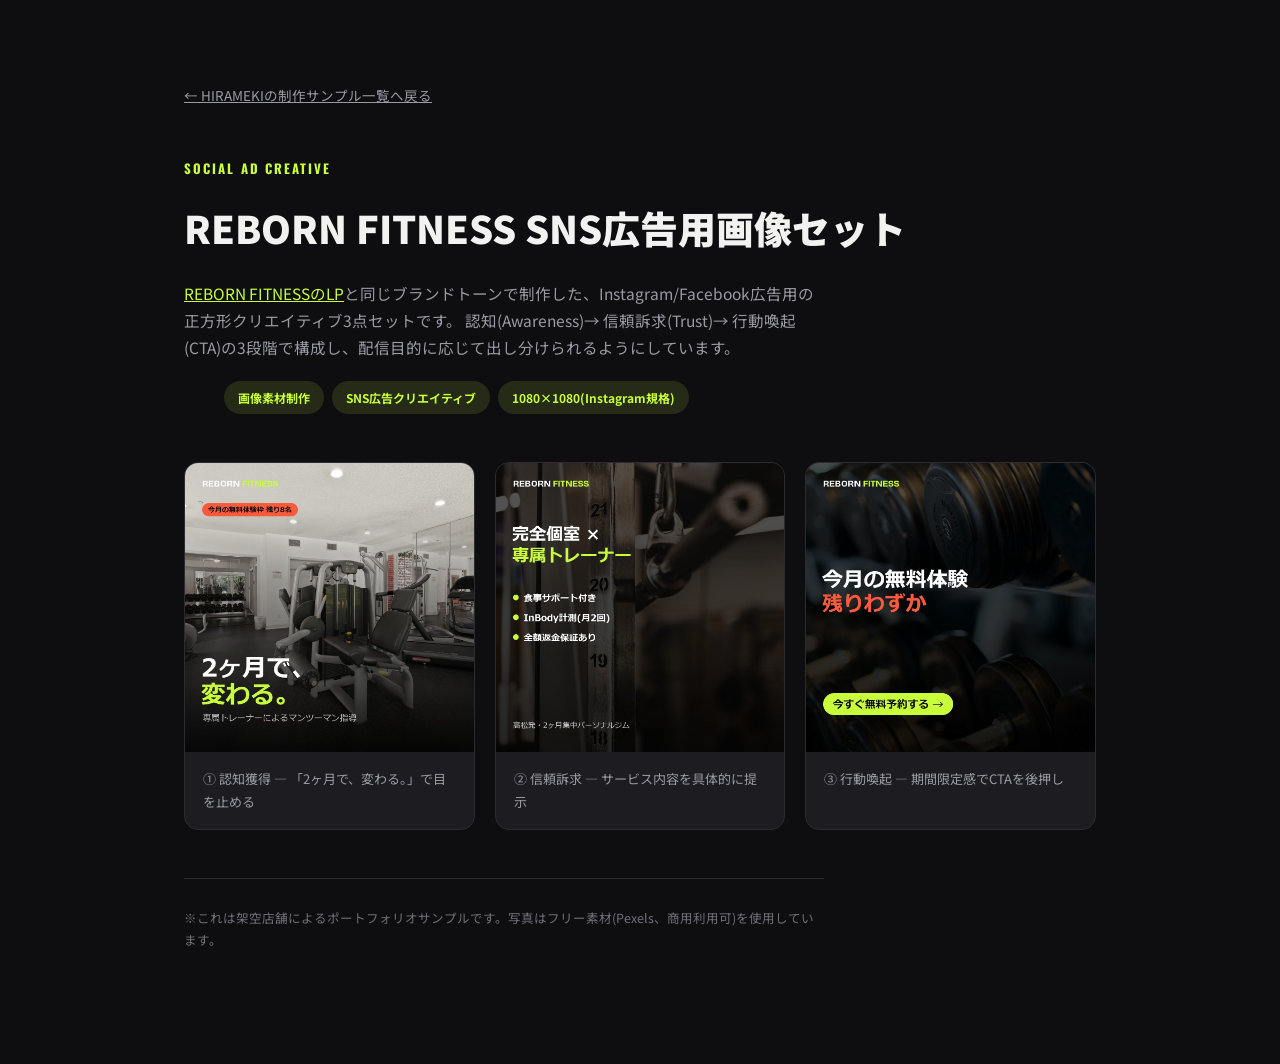
<file: samples/reborn-social-ads.html>
<!DOCTYPE html>
<html lang="ja">
<head>
<meta charset="UTF-8">
<meta name="viewport" content="width=device-width, initial-scale=1.0">
<title>REBORN FITNESS | SNS広告用画像セット(制作サンプル)</title>
<link rel="icon" type="image/svg+xml" href="../favicon.svg">
<link href="https://fonts.googleapis.com/css2?family=Oswald:wght@500;700&family=Noto+Sans+JP:wght@400;500;700;900&display=swap" rel="stylesheet">
<style>
:root{
  --bg:#0e0e11; --card:#1c1c21; --line:#2b2b31; --ink:#f2f2f0; --muted:#9a9aa3;
  --accent:#c8ff3a; --accent-2:#ff5a3c; --maxw:960px;
}
*{box-sizing:border-box;}
body{
  margin:0;font-family:"Noto Sans JP",sans-serif;color:var(--ink);background:var(--bg);
  line-height:1.75;-webkit-font-smoothing:antialiased;
}
.wrap{max-width:var(--maxw);margin:0 auto;padding:80px 24px 100px;}
a{color:inherit;}
.eyebrow{font-family:"Oswald",sans-serif;font-weight:700;font-size:13px;letter-spacing:.16em;color:var(--accent);text-transform:uppercase;margin-bottom:16px;}
h1{font-size:clamp(26px,4vw,38px);font-weight:900;margin:0 0 18px;}
.lead{color:var(--muted);font-size:15.5px;max-width:640px;margin-bottom:20px;}
.back{display:inline-block;margin-bottom:36px;font-size:13.5px;color:var(--muted);}
.back:hover{color:var(--accent);}
.tags{display:flex;gap:8px;flex-wrap:wrap;margin-bottom:48px;}
.tags li{list-style:none;font-size:12px;font-weight:700;padding:6px 14px;border-radius:999px;background:rgba(200,255,58,.12);color:var(--accent);}
.gallery{display:grid;grid-template-columns:repeat(3,1fr);gap:20px;}
.gallery figure{margin:0;border:1px solid var(--line);border-radius:14px;overflow:hidden;background:var(--card);}
.gallery img{width:100%;display:block;}
.gallery figcaption{padding:16px 18px;font-size:13px;color:var(--muted);}
.note{margin-top:48px;padding-top:28px;border-top:1px solid var(--line);font-size:12.5px;color:#6f6f78;max-width:640px;}
@media (max-width:800px){
  .gallery{grid-template-columns:1fr;}
}
</style>
<script data-goatcounter="https://hirameki.goatcounter.com/count" async src="//gc.zgo.at/count.js"></script>
</head>
<body>
<div class="wrap">
  <a href="../index.html#works" class="back">← HIRAMEKIの制作サンプル一覧へ戻る</a>
  <p class="eyebrow">SOCIAL AD CREATIVE</p>
  <h1>REBORN FITNESS SNS広告用画像セット</h1>
  <p class="lead">
    <a href="reborn-gym-lp.html" style="color:var(--accent);">REBORN FITNESSのLP</a>と同じブランドトーンで制作した、Instagram/Facebook広告用の正方形クリエイティブ3点セットです。
    認知(Awareness)→ 信頼訴求(Trust)→ 行動喚起(CTA)の3段階で構成し、配信目的に応じて出し分けられるようにしています。
  </p>
  <ul class="tags">
    <li>画像素材制作</li>
    <li>SNS広告クリエイティブ</li>
    <li>1080×1080(Instagram規格)</li>
  </ul>

  <div class="gallery">
    <figure>
      <img src="../assets/social/reborn-ad-01.jpg" alt="認知獲得用のSNS広告画像" loading="lazy">
      <figcaption>① 認知獲得 — 「2ヶ月で、変わる。」で目を止める</figcaption>
    </figure>
    <figure>
      <img src="../assets/social/reborn-ad-02.jpg" alt="信頼訴求用のSNS広告画像" loading="lazy">
      <figcaption>② 信頼訴求 — サービス内容を具体的に提示</figcaption>
    </figure>
    <figure>
      <img src="../assets/social/reborn-ad-03.jpg" alt="行動喚起用のSNS広告画像" loading="lazy">
      <figcaption>③ 行動喚起 — 期間限定感でCTAを後押し</figcaption>
    </figure>
  </div>

  <p class="note">※これは架空店舗によるポートフォリオサンプルです。写真はフリー素材(Pexels、商用利用可)を使用しています。</p>
</div>
</body>
</html>
</file>
<file: style.css>
:root{
  --navy:#0f1a2b;
  --navy-2:#16233a;
  --ink:#1b2333;
  --muted:#5c6b82;
  --line:#e6eaf2;
  --bg:#fbfbfd;
  --card:#ffffff;
  --accent:#4f6bff;
  --accent-2:#22d3c5;
  --grad: linear-gradient(120deg,var(--accent),var(--accent-2));
  --radius:18px;
  --shadow: 0 20px 40px -20px rgba(15,26,43,.25);
  --maxw:1120px;
}

*{box-sizing:border-box;}
html{scroll-behavior:smooth;}
body{
  margin:0;
  font-family:"Noto Sans JP","Inter",-apple-system,BlinkMacSystemFont,sans-serif;
  color:var(--ink);
  background:var(--bg);
  line-height:1.7;
  -webkit-font-smoothing:antialiased;
}
img{max-width:100%;display:block;}
a{color:inherit;text-decoration:none;}
ul{list-style:none;margin:0;padding:0;}
h1,h2,h3{margin:0;line-height:1.35;font-weight:900;}
p{margin:0;}

.wrap{max-width:var(--maxw);margin:0 auto;padding:0 24px;}
.pc-only{display:inline;}
@media (max-width:640px){ .pc-only{display:none;} }

/* ---------- Buttons ---------- */
.btn{
  display:inline-flex;align-items:center;justify-content:center;
  padding:14px 28px;border-radius:999px;font-weight:700;font-size:15px;
  transition:transform .2s ease, box-shadow .2s ease, background .2s ease;
  white-space:nowrap;
}
.btn-primary{background:var(--grad);color:#fff;box-shadow:0 12px 24px -8px rgba(79,107,255,.55);}
.btn-primary:hover{transform:translateY(-2px);box-shadow:0 16px 30px -8px rgba(79,107,255,.6);}
.btn-outline{border:1.5px solid var(--line);color:var(--ink);background:#fff;}
.btn-outline:hover{border-color:var(--accent);color:var(--accent);}
.btn-small{padding:10px 20px;font-size:14px;}
.btn-large{padding:18px 40px;font-size:17px;}

/* ---------- Header ---------- */
.site-header{
  position:fixed;top:0;left:0;right:0;z-index:100;
  background:rgba(251,251,253,.75);
  backdrop-filter:blur(10px);
  border-bottom:1px solid transparent;
  transition:border-color .2s ease, background .2s ease;
}
.site-header.scrolled{border-bottom-color:var(--line);background:rgba(251,251,253,.92);}
.header-inner{
  display:flex;align-items:center;justify-content:space-between;
  height:72px;
}
.logo{font-family:"Inter",sans-serif;font-weight:800;font-size:20px;letter-spacing:.02em;}
.logo span{color:var(--accent);}
.nav{display:flex;gap:28px;}
.nav a{font-size:14px;font-weight:500;color:var(--muted);transition:color .2s ease;}
.nav a:hover{color:var(--ink);}
.header-cta{margin-left:auto;margin-right:16px;}
.nav-toggle{
  display:none;flex-direction:column;gap:5px;background:none;border:0;cursor:pointer;padding:8px;
}
.nav-toggle span{width:22px;height:2px;background:var(--ink);border-radius:2px;transition:.2s;}

@media (max-width:860px){
  .nav{
    position:fixed;top:72px;left:0;right:0;
    background:#fff;border-bottom:1px solid var(--line);
    flex-direction:column;padding:16px 24px 24px;gap:4px;
    transform:translateY(-8px);opacity:0;pointer-events:none;
    transition:.2s ease;
  }
  .nav.open{transform:translateY(0);opacity:1;pointer-events:auto;}
  .nav a{padding:12px 4px;border-bottom:1px solid var(--line);}
  .header-cta{display:none;}
  .nav-toggle{display:flex;}
}

/* ---------- Hero ---------- */
.hero{
  position:relative;
  padding:168px 0 100px;
  overflow:hidden;
}
.hero-bg{
  position:absolute;inset:0;z-index:-1;
  background:
    radial-gradient(600px 400px at 85% -10%, rgba(79,107,255,.16), transparent 60%),
    radial-gradient(500px 400px at 5% 30%, rgba(34,211,197,.14), transparent 60%);
}
.hero-inner{max-width:820px;}
.eyebrow{
  font-family:"Inter",sans-serif;font-weight:700;font-size:13px;letter-spacing:.12em;
  color:var(--accent);text-transform:uppercase;margin-bottom:18px;
}
.hero h1{font-size:clamp(32px,5vw,52px);letter-spacing:-.01em;}
.grad-text{
  background:var(--grad);-webkit-background-clip:text;background-clip:text;color:transparent;
}
.hero-lead{margin-top:22px;font-size:17px;color:var(--muted);max-width:600px;}
.hero-actions{margin-top:36px;display:flex;gap:14px;flex-wrap:wrap;}
.hero-stats{
  margin-top:64px;display:flex;gap:48px;flex-wrap:wrap;
  padding-top:32px;border-top:1px solid var(--line);
}
.hero-stats li{display:flex;flex-direction:column;gap:4px;}
.hero-stats strong{font-size:26px;font-weight:900;font-family:"Inter",sans-serif;}
.hero-stats span{font-size:13px;color:var(--muted);}

/* ---------- Section commons ---------- */
section{padding:110px 0;}
.section-eyebrow{
  font-family:"Inter",sans-serif;font-weight:700;font-size:12px;letter-spacing:.16em;
  color:var(--accent);text-transform:uppercase;margin-bottom:14px;
}
h2{font-size:clamp(26px,3.4vw,36px);margin-bottom:16px;}
.section-lead{color:var(--muted);font-size:16px;max-width:560px;margin-bottom:56px;}
.note{color:#c05621;font-weight:700;font-size:13px;}

/* ---------- Services ---------- */
.services{background:#fff;}
.service-grid{display:grid;grid-template-columns:repeat(3,1fr);gap:28px;}
.service-card{
  background:var(--card);border:1px solid var(--line);border-radius:var(--radius);
  padding:36px 30px;transition:transform .25s ease, box-shadow .25s ease;
}
.service-card:hover{transform:translateY(-6px);box-shadow:var(--shadow);}
.service-icon{width:52px;height:52px;border-radius:14px;margin-bottom:22px;position:relative;}
.icon-lp{background:linear-gradient(135deg,#4f6bff,#7c93ff);}
.icon-media{background:linear-gradient(135deg,#22d3c5,#5fe3d6);}
.icon-ops{background:linear-gradient(135deg,#ff9f5f,#ffc38a);}
.service-card h3{font-size:19px;margin-bottom:12px;}
.service-card p{color:var(--muted);font-size:14.5px;}
.service-tags{display:flex;flex-wrap:wrap;gap:8px;margin-top:20px;}
.service-tags li{
  font-size:12.5px;background:#f1f3f9;color:var(--ink);
  padding:6px 12px;border-radius:999px;font-weight:500;
}

/* ---------- Works ---------- */
.works{background:var(--bg);}
.work-grid{display:grid;grid-template-columns:repeat(2,1fr);gap:28px;}
.work-card{
  background:var(--card);border:1px solid var(--line);border-radius:var(--radius);
  overflow:hidden;transition:transform .25s ease, box-shadow .25s ease;
}
.work-card:hover{transform:translateY(-6px);box-shadow:var(--shadow);}
.work-info{padding:24px 26px 28px;}
.work-tag{
  display:inline-block;font-size:12px;font-weight:700;color:var(--accent);
  background:rgba(79,107,255,.1);padding:5px 12px;border-radius:999px;margin-bottom:12px;
  margin-right:8px;
}
.work-tag-live{color:#0f9c8f;background:rgba(34,211,197,.12);}
.work-thumb{
  display:block;position:relative;aspect-ratio:16/10;background-size:cover;background-position:center top;
}
.work-thumb-badge{
  position:absolute;left:16px;bottom:16px;background:rgba(15,26,43,.85);color:#fff;
  font-size:12.5px;font-weight:700;padding:8px 14px;border-radius:999px;
}
.work-thumb-dark::after{
  content:"";position:absolute;inset:0;
  background:linear-gradient(0deg, rgba(0,0,0,.55) 0%, rgba(0,0,0,0) 45%);
}
.work-info h3{font-size:17px;margin-bottom:8px;}
.work-info p{color:var(--muted);font-size:14px;}

/* ---------- Development achievements ---------- */
.dev{background:#fff;}
.dev-grid{display:grid;grid-template-columns:repeat(2,1fr);gap:28px;}
.dev-card{
  background:var(--card);border:1px solid var(--line);border-radius:var(--radius);
  overflow:hidden;transition:transform .25s ease, box-shadow .25s ease;
}
.dev-card:hover{transform:translateY(-6px);box-shadow:var(--shadow);}
.dev-thumb{aspect-ratio:16/9;background-size:cover;background-position:center;}
.dev-card-body{padding:32px;}
.status-badge{
  display:inline-block;font-size:12px;font-weight:700;padding:5px 12px;border-radius:999px;
  margin-bottom:14px;
}
.status-live{background:rgba(34,211,197,.12);color:#0f9c8f;}
.status-testing{background:rgba(255,159,95,.15);color:#c05621;}
.dev-card h3{font-size:19px;margin-bottom:12px;}
.dev-card p{color:var(--muted);font-size:14.5px;}
.dev-card p:not(:last-child){margin-bottom:12px;}
.dev-card .service-tags{margin-bottom:16px;}
.dev-note{font-size:12.5px;color:#8590a8;}
.dev-link{
  display:inline-block;margin-top:16px;font-size:13.5px;font-weight:700;color:var(--accent);
}
.dev-link:hover{text-decoration:underline;}

/* ---------- Product (Script Studio) ---------- */
.product{background:var(--navy);color:#fff;}
.product-head{max-width:640px;margin-bottom:56px;}
.product .section-eyebrow{color:var(--accent-2);margin-top:16px;}
.product h2{color:#fff;}
.product .section-lead{color:#aab4cc;margin-bottom:0;}
.product-grid{display:grid;grid-template-columns:repeat(2,1fr);gap:24px;margin-bottom:48px;}
.product-feature{
  background:rgba(255,255,255,.05);border:1px solid rgba(255,255,255,.1);
  border-radius:var(--radius);padding:28px 26px;
}
.product-feature h3{font-size:16.5px;color:#fff;margin-bottom:10px;}
.product-feature p{color:#aab4cc;font-size:14px;}
.demo{
  background:rgba(255,255,255,.04);border:1px solid rgba(255,255,255,.1);
  border-radius:var(--radius);padding:32px 30px;margin-bottom:40px;
}
.demo-head h3{color:#fff;font-size:18px;margin-bottom:8px;}
.demo-head p{color:#aab4cc;font-size:14px;margin-bottom:22px;}
.demo-input{
  width:100%;min-height:200px;resize:vertical;box-sizing:border-box;
  background:#0c1420;border:1px solid rgba(255,255,255,.14);border-radius:12px;
  color:#e8ecf6;padding:16px;font-family:"Noto Sans JP",sans-serif;font-size:14px;line-height:1.8;
}
.demo-input:focus{outline:2px solid var(--accent-2);outline-offset:2px;}
.demo-actions{display:flex;gap:12px;margin-top:16px;flex-wrap:wrap;}
.demo-result{
  display:grid;grid-template-columns:repeat(auto-fit,minmax(110px,1fr));gap:14px;margin-top:26px;
}
.demo-stat{
  background:rgba(255,255,255,.05);border:1px solid rgba(255,255,255,.1);border-radius:12px;
  padding:16px 10px;text-align:center;
}
.demo-stat-num{display:block;font-family:"Inter",sans-serif;font-weight:800;font-size:20px;color:var(--accent-2);margin-bottom:6px;}
.demo-stat span:last-child{font-size:11.5px;color:#aab4cc;}
.demo-stat-cost{border-color:var(--accent-2);background:rgba(34,211,197,.08);}
.demo-disclaimer{margin-top:20px;font-size:12.5px;color:#8590a8;line-height:1.7;}

.product-note{
  background:rgba(255,255,255,.04);border:1px solid rgba(255,255,255,.1);
  border-radius:var(--radius);padding:28px 30px;margin-bottom:40px;
}
.product-note h3{font-size:14px;color:var(--accent-2);text-transform:uppercase;letter-spacing:.08em;margin-bottom:18px;}
.product-note dt{font-size:14.5px;font-weight:700;color:#fff;margin-bottom:6px;}
.product-note dd{margin:0 0 20px;color:#aab4cc;font-size:13.5px;line-height:1.8;}
.product-note dd:last-child{margin-bottom:0;}
.product-cta{
  border-top:1px solid rgba(255,255,255,.12);padding-top:36px;
  display:flex;flex-direction:column;align-items:flex-start;gap:18px;
}
.product-cta p{color:#aab4cc;font-size:14px;}

/* ---------- Strengths ---------- */
.strengths{background:#fff;}
.strength-grid{display:grid;grid-template-columns:repeat(2,1fr);gap:2px;background:var(--line);border:1px solid var(--line);border-radius:var(--radius);overflow:hidden;}
.strength-card{background:var(--card);padding:36px;}
.strength-num{
  font-family:"Inter",sans-serif;font-weight:800;font-size:14px;color:var(--accent);
  display:block;margin-bottom:14px;
}
.strength-card h3{font-size:18px;margin-bottom:10px;}
.strength-card p{color:var(--muted);font-size:14.5px;}

/* ---------- Flow ---------- */
.flow{background:var(--bg);}
.flow-list{display:flex;flex-direction:column;gap:0;max-width:720px;}
.flow-list li{
  display:flex;gap:26px;padding:28px 0;border-bottom:1px solid var(--line);align-items:flex-start;
}
.flow-list li:last-child{border-bottom:0;}
.flow-step{
  font-family:"Inter",sans-serif;font-weight:800;font-size:22px;color:var(--accent);
  min-width:44px;
}
.flow-list h3{font-size:17px;margin-bottom:6px;}
.flow-list p{color:var(--muted);font-size:14.5px;}

/* ---------- Pricing ---------- */
.pricing{background:#fff;}
.price-grid{display:grid;grid-template-columns:repeat(3,1fr);gap:28px;}
.price-card{
  position:relative;border:1px solid var(--line);border-radius:var(--radius);
  padding:34px 28px;text-align:left;
}
.price-card h3{font-size:17px;margin-bottom:10px;color:var(--muted);font-weight:700;}
.price{font-family:"Inter",sans-serif;font-weight:800;font-size:26px;margin-bottom:20px;}
.price-card ul{display:flex;flex-direction:column;gap:10px;}
.price-card li{font-size:14px;color:var(--muted);padding-left:20px;position:relative;}
.price-card li::before{content:"";position:absolute;left:0;top:8px;width:7px;height:7px;border-radius:50%;background:var(--accent);}

/* ---------- Profile ---------- */
.profile{background:var(--bg);}
.profile-inner{display:flex;gap:48px;align-items:center;}
.profile-photo{
  width:180px;height:180px;border-radius:50%;flex-shrink:0;
  background:var(--grad);opacity:.9;
}
.profile-text{max-width:560px;}
.profile-name{font-size:18px;font-weight:700;margin:16px 0 18px;}
.profile-name span{
  display:inline-block;margin-left:10px;font-size:12px;font-weight:700;color:var(--accent);
  background:rgba(79,107,255,.1);padding:4px 10px;border-radius:999px;vertical-align:middle;
}
.profile-text > p{color:var(--muted);font-size:15px;margin-top:6px;}
.profile-note{
  margin-top:18px !important;padding-top:16px;border-top:1px solid var(--line);
  font-size:13.5px !important;color:#7c88a3 !important;
}

/* ---------- Contact ---------- */
.contact{background:var(--navy);color:#fff;text-align:center;}
.contact-inner{display:flex;flex-direction:column;align-items:center;}
.light{color:#fff;}
.contact .section-eyebrow{color:var(--accent-2);}
.contact-lead{color:#aab4cc;max-width:480px;margin:0 auto 36px;}
.contact-mail{margin-top:20px;color:#aab4cc;font-size:14px;}

.contact-form{width:100%;max-width:480px;text-align:left;}
.form-row{margin-bottom:20px;}
.form-row label{display:block;font-size:13.5px;font-weight:700;margin-bottom:8px;color:#dde2ee;}
.form-row .req{color:var(--accent-2);font-weight:700;font-size:11.5px;margin-left:4px;}
.form-row input,
.form-row select,
.form-row textarea{
  width:100%;padding:13px 14px;border-radius:10px;border:1px solid rgba(255,255,255,.16);
  background:rgba(255,255,255,.06);color:#fff;font-family:inherit;font-size:14.5px;
}
.form-row textarea{resize:vertical;}
.form-row input:focus,
.form-row select:focus,
.form-row textarea:focus{outline:2px solid var(--accent-2);outline-offset:1px;}
.form-row input::placeholder,
.form-row textarea::placeholder{color:#8590a8;}
/* Native <select> popup styling is unreliable across browsers when the
   closed box is dark-on-dark, so the select itself uses a plain light
   theme instead of fighting each browser's option-list rendering. */
.form-row select{background:#ffffff;color:#16233d;}
.form-row select option{color:#16233d;background:#ffffff;}
.contact-form .btn{width:100%;}
.contact-form .btn:disabled{opacity:.7;cursor:default;}
.botcheck{position:absolute;left:-9999px;opacity:0;pointer-events:none;}
.form-note{margin-top:14px;font-size:12.5px;color:#8590a8;text-align:center;}
.form-note-success{color:var(--accent-2);font-size:15px;font-weight:700;}
.form-note-error{color:#ff8a75;}

/* ---------- Footer ---------- */
.site-footer{background:var(--navy-2);color:#8590a8;padding:26px 0;}
.footer-inner{font-size:13px;text-align:center;}

/* ---------- Reveal animation ---------- */
.reveal{opacity:0;transform:translateY(18px);transition:opacity .6s ease, transform .6s ease;}
.reveal.in{opacity:1;transform:translateY(0);}

/* ---------- Responsive ---------- */
@media (max-width:900px){
  .service-grid{grid-template-columns:1fr;}
  .work-grid{grid-template-columns:1fr;}
  .dev-grid{grid-template-columns:1fr;}
  .product-grid{grid-template-columns:1fr;}
  .strength-grid{grid-template-columns:1fr;}
  .price-grid{grid-template-columns:1fr;}
  .profile-inner{flex-direction:column;text-align:center;}
  section{padding:80px 0;}
  .hero{padding:140px 0 70px;}
}
</file>
